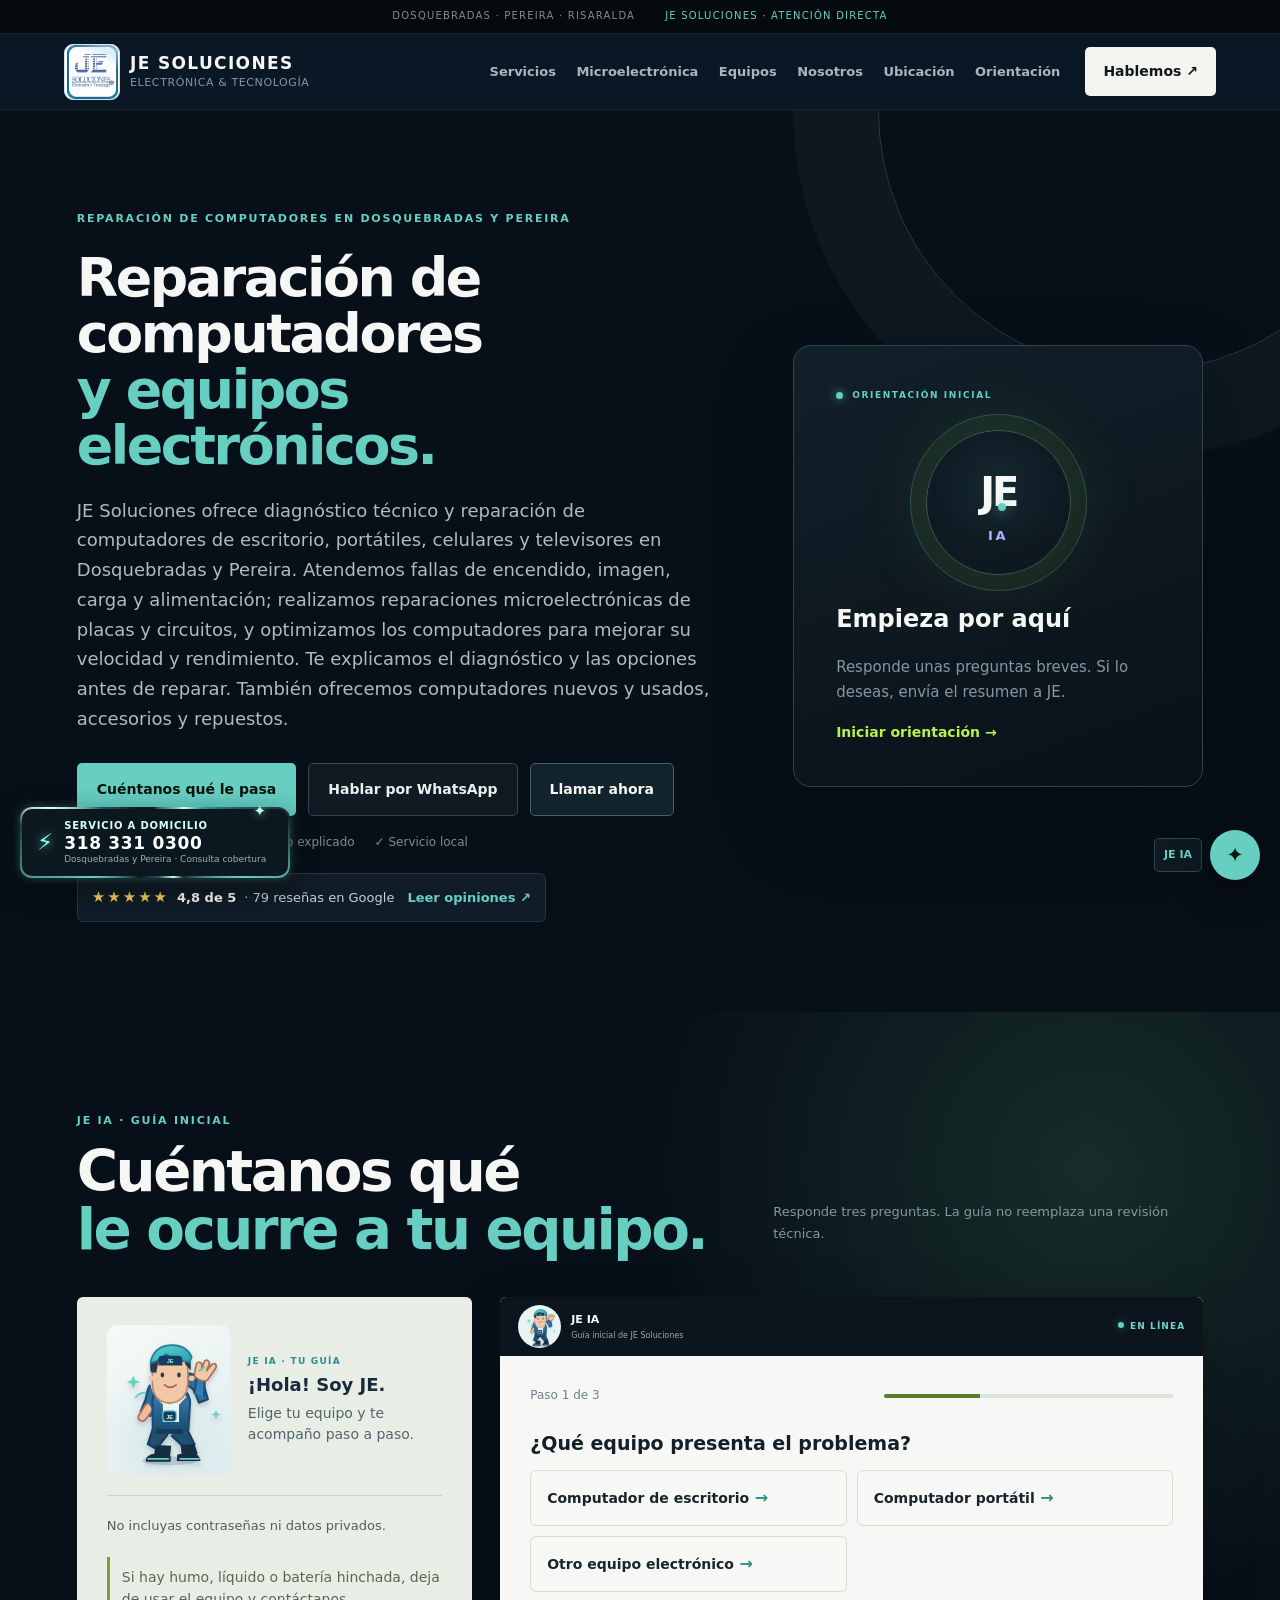
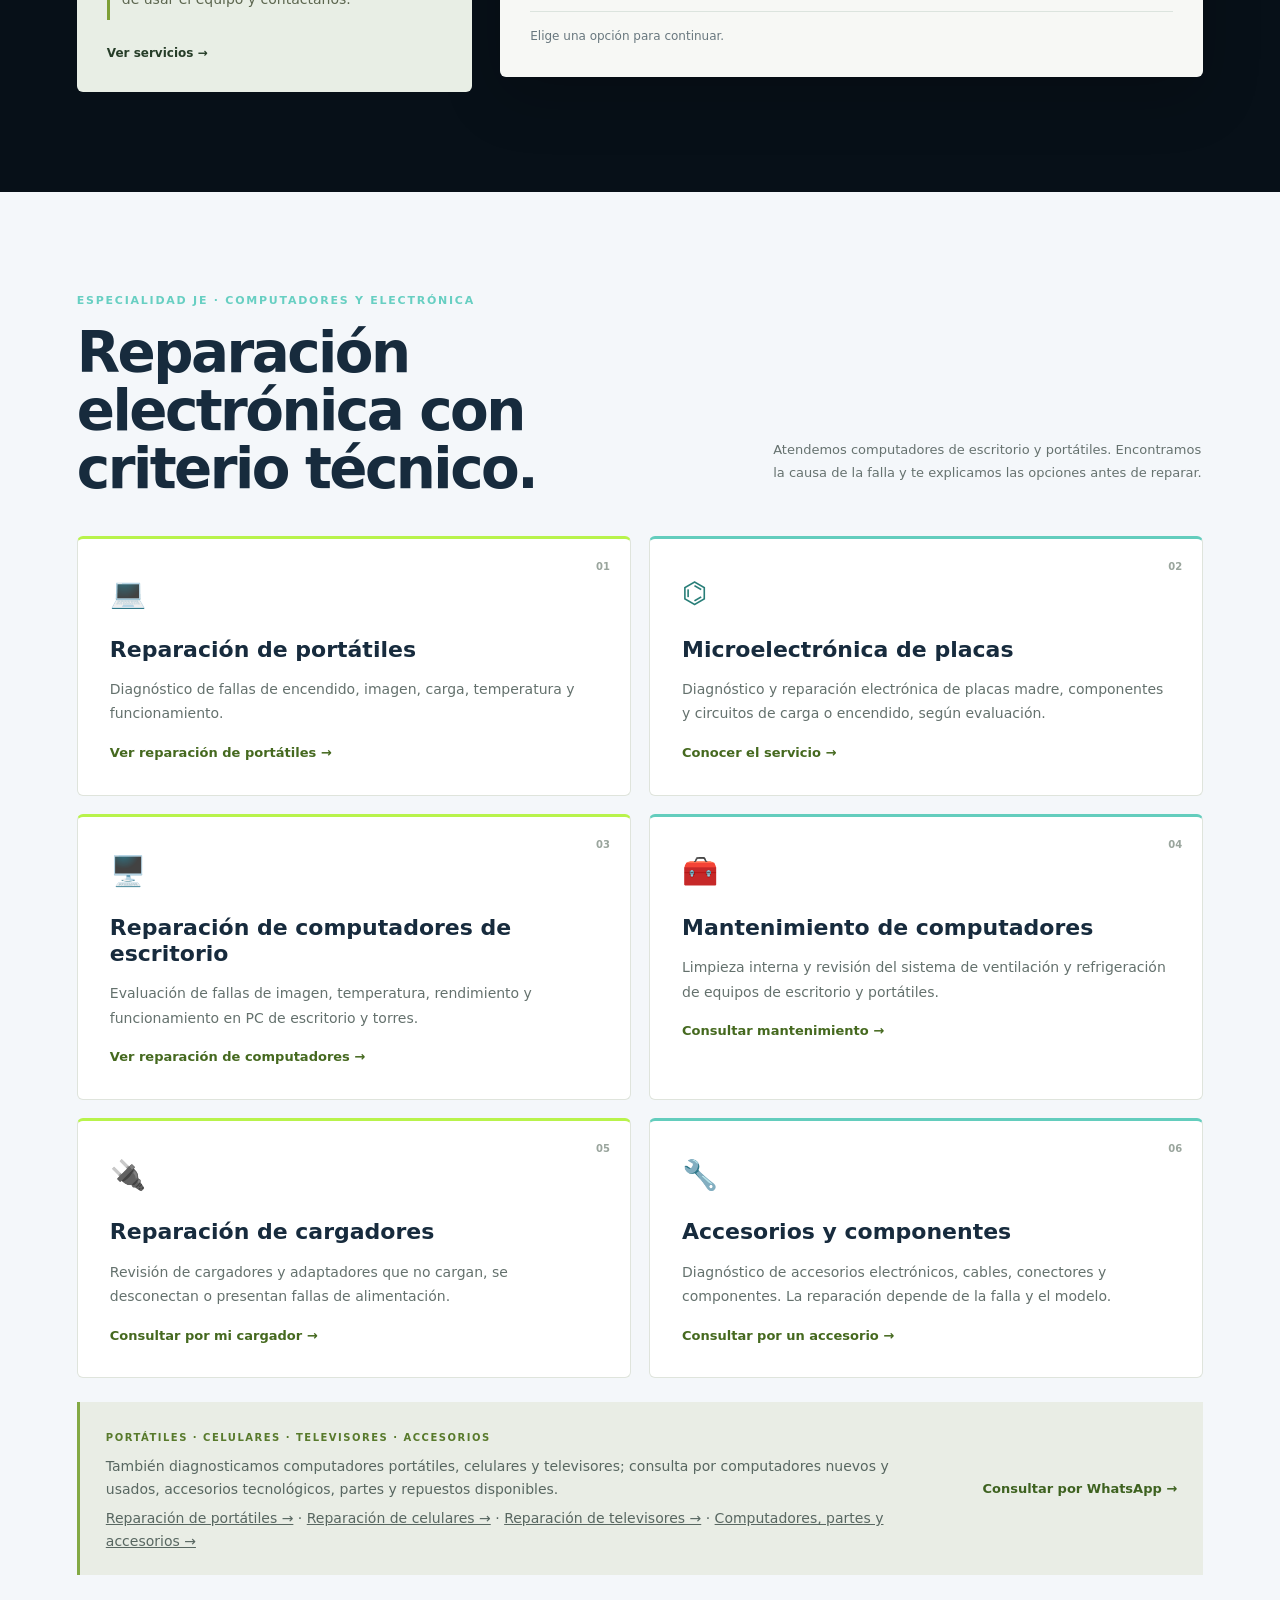
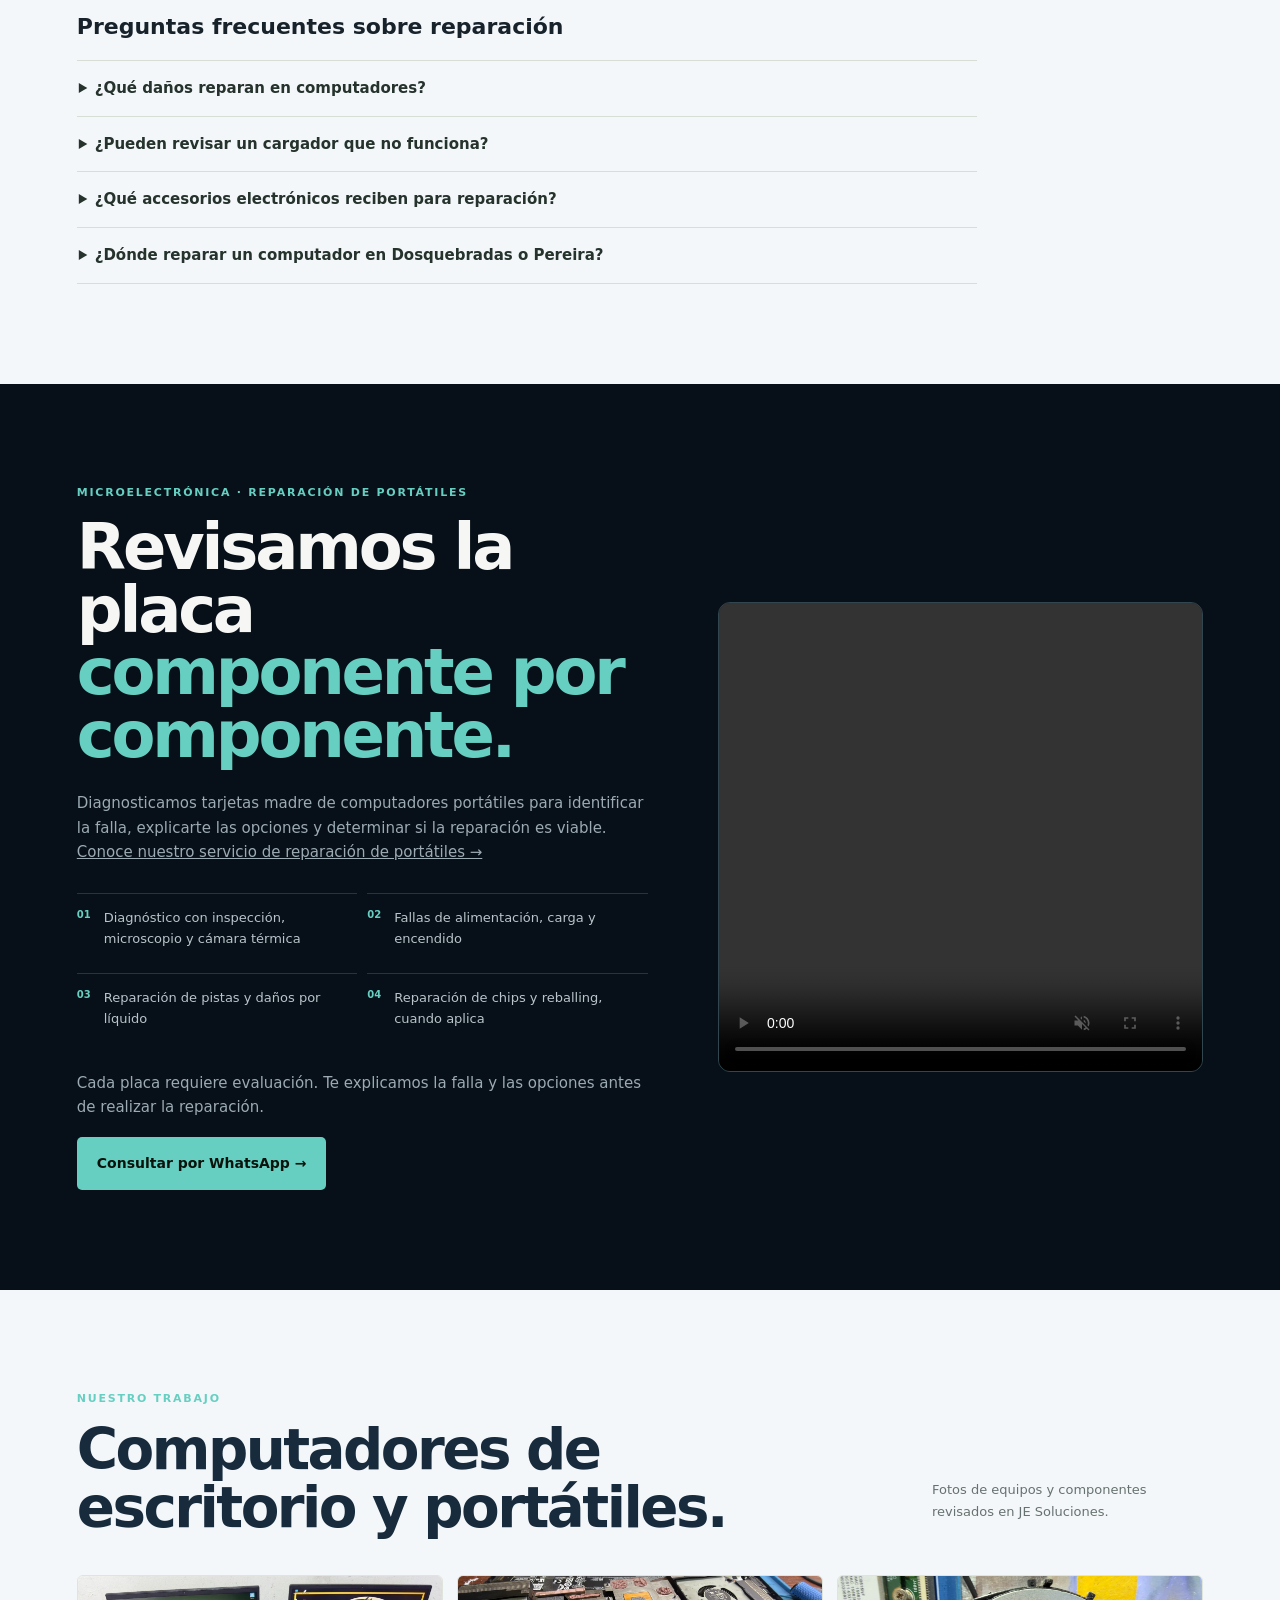
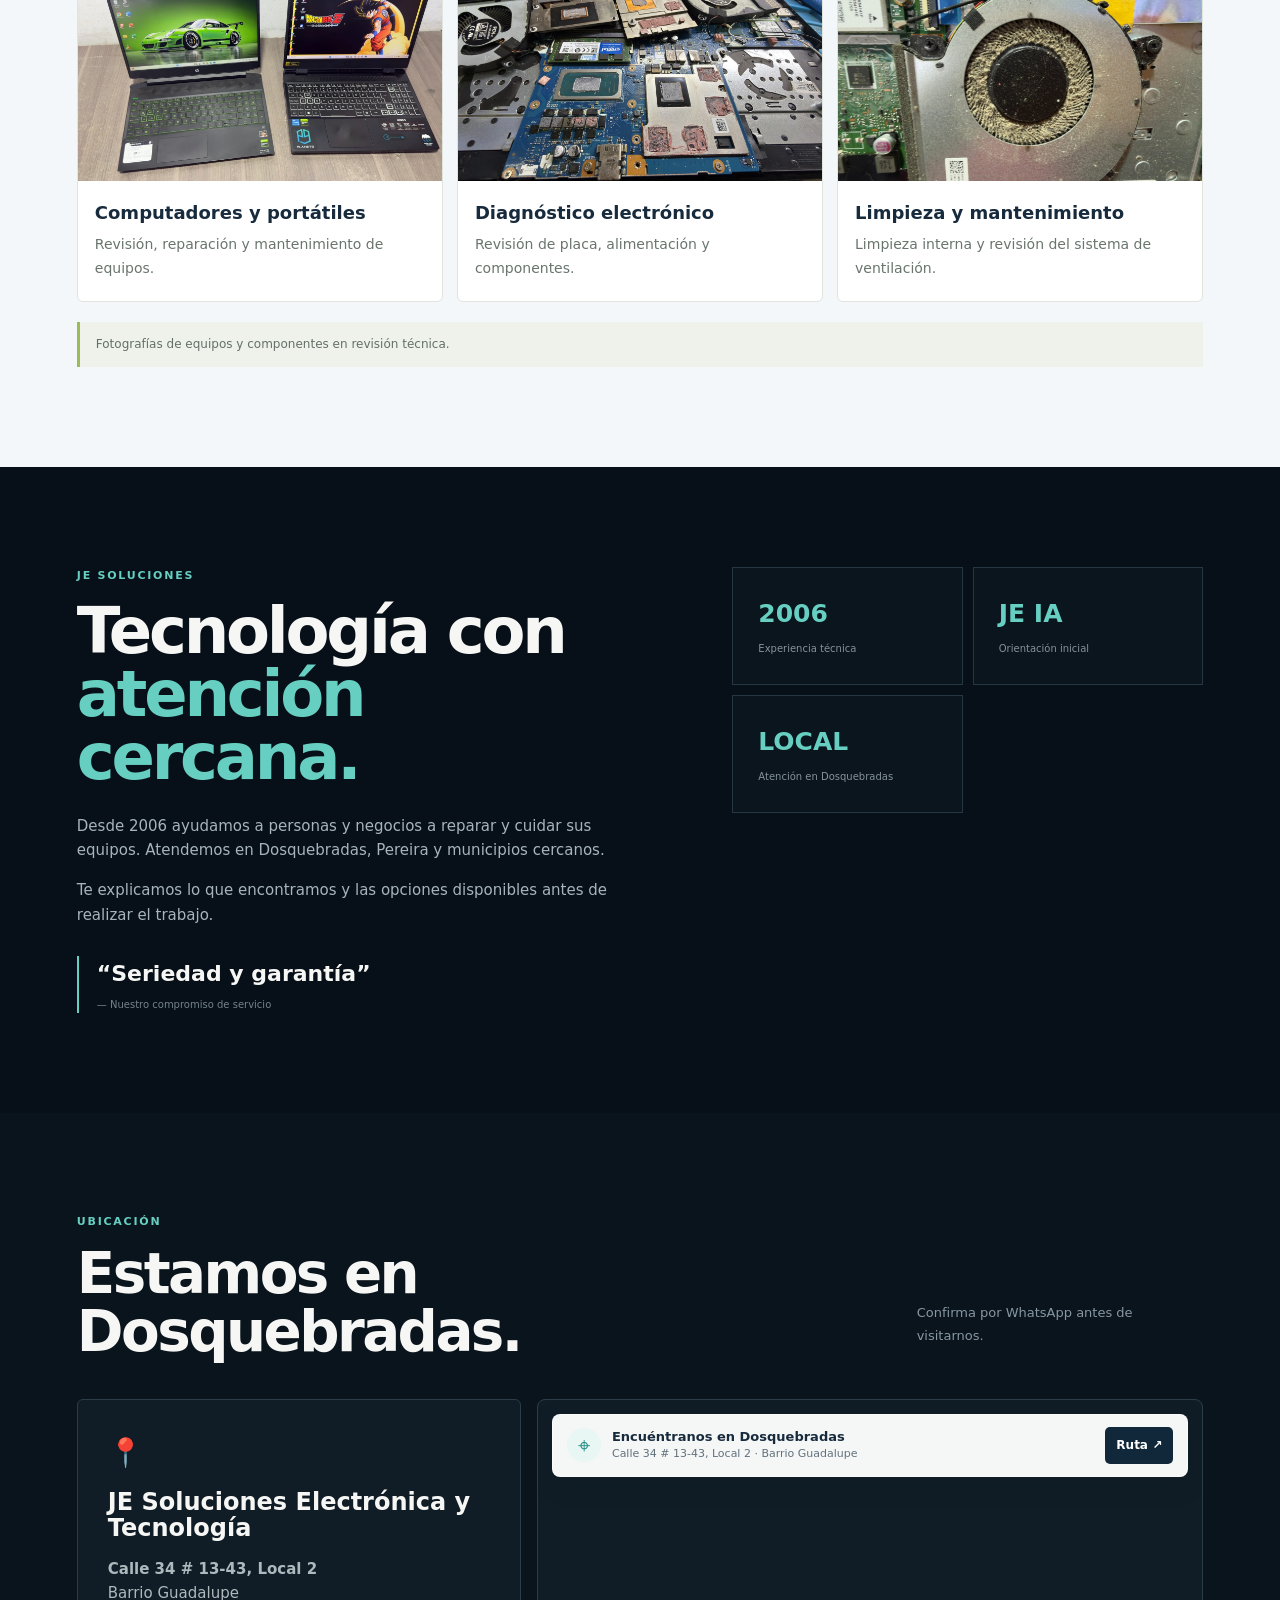
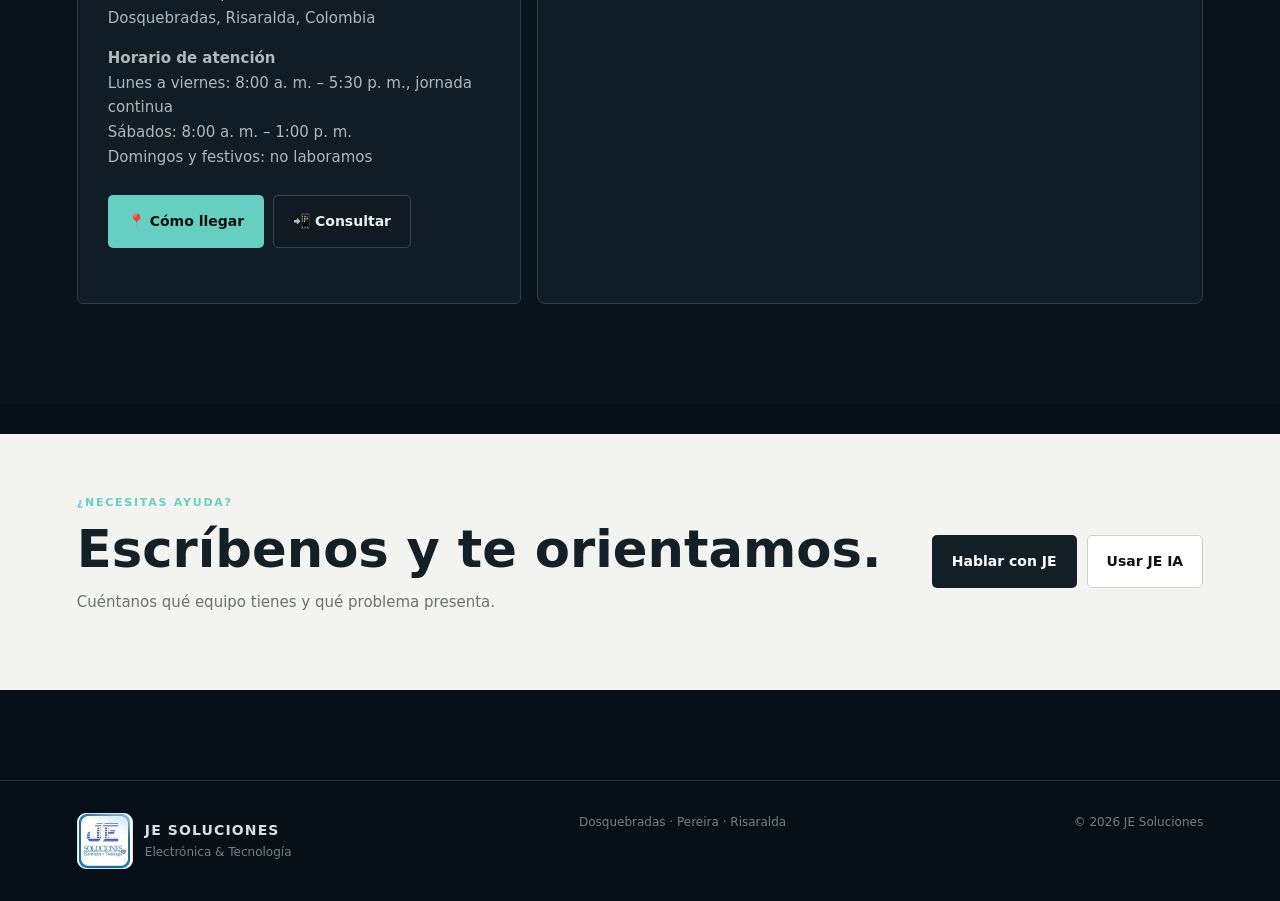
<file: index.html>
<!doctype html>
<html lang="es-CO">
<head>
<meta charset="utf-8">
<meta name="viewport" content="width=device-width,initial-scale=1">
<title>Reparación de computadores y equipos electrónicos en Dosquebradas | JE Soluciones</title>
<meta name="description" content="Reparación de computadores de escritorio y portátiles en Dosquebradas y Pereira; microelectrónica de placas, optimización, celulares y televisores.">
<meta name="robots" content="index,follow">
<meta name="theme-color" content="#0a1926">
<link rel="canonical" href="https://jesolucionesdosquebradas.com/">
<meta property="og:type" content="website">
<meta property="og:title" content="Reparación de computadores y equipos electrónicos en Dosquebradas | JE Soluciones">
<meta property="og:description" content="Reparación de computadores en Dosquebradas y Pereira; microelectrónica, optimización, diagnóstico y reparación de celulares y televisores.">
<meta property="og:url" content="https://jesolucionesdosquebradas.com/">
<meta property="og:image" content="https://jesolucionesdosquebradas.com/assets/placa-electronica-detalle.webp">
<meta property="og:image:alt" content="Placa electrónica de computador portátil en revisión técnica en JE Soluciones">
<meta name="twitter:card" content="summary_large_image">
<meta name="geo.region" content="CO-RIS"><meta name="geo.placename" content="Dosquebradas">
<link rel="icon" href="assets/logo.jpeg" type="image/jpeg">
<link rel="stylesheet" href="styles.css?v=6dd9ff6">
<script type="application/ld+json">
{
  "@context":"https://schema.org",
  "@type":"LocalBusiness",
  "name":"JE Soluciones Electrónica y Tecnología",
  "url":"https://jesolucionesdosquebradas.com/",
  "telephone":"+57 318 331 0300",
  "image":["https://jesolucionesdosquebradas.com/assets/logo.jpeg","https://jesolucionesdosquebradas.com/assets/placa-electronica-detalle.webp"],
  "description":"JE Soluciones ofrece reparación de computadores de escritorio y portátiles, microelectrónica de placas, diagnóstico de celulares y televisores, computadores nuevos y usados, accesorios y repuestos en Dosquebradas, Risaralda.",
  "foundingDate":"2006",
  "areaServed":["Dosquebradas","Pereira","Santa Rosa de Cabal","Risaralda"],
  "address":{"@type":"PostalAddress","streetAddress":"Calle 34 # 13-43, Local 2, Barrio Guadalupe","addressLocality":"Dosquebradas","addressRegion":"Risaralda","addressCountry":"CO"},
  "openingHoursSpecification":[
    {"@type":"OpeningHoursSpecification","dayOfWeek":["Monday","Tuesday","Wednesday","Thursday","Friday"],"opens":"08:00","closes":"17:30"},
    {"@type":"OpeningHoursSpecification","dayOfWeek":"Saturday","opens":"08:00","closes":"13:00"}
  ],
  "hasOfferCatalog":{"@type":"OfferCatalog","name":"Reparaciones y tecnología JE Soluciones en Dosquebradas","itemListElement":[{"@type":"Offer","itemOffered":{"@type":"Service","name":"Reparación de computadores portátiles","description":"Diagnóstico y reparación de computadores portátiles en Dosquebradas según la falla y evaluación técnica."}},
    {"@type":"Offer","itemOffered":{"@type":"Service","name":"Venta de computadores nuevos y usados","description":"Venta y consulta de disponibilidad de computadores nuevos y usados en Dosquebradas y Pereira."}},
    {"@type":"Offer","itemOffered":{"@type":"Service","name":"Diagnóstico y reparación de celulares","description":"Consulta de diagnóstico y reparación de celulares en Dosquebradas según marca, modelo y evaluación del equipo."}},
    {"@type":"Offer","itemOffered":{"@type":"Service","name":"Diagnóstico y reparación de televisores","description":"Consulta de diagnóstico y reparación de televisores en Dosquebradas según marca, modelo y evaluación del equipo."}},
    {"@type":"Offer","itemOffered":{"@type":"Service","name":"Venta de accesorios tecnológicos y repuestos","description":"Consulta por accesorios tecnológicos y repuestos para equipos electrónicos; disponibilidad y compatibilidad dependen del modelo."}},
    {"@type":"Offer","itemOffered":{"@type":"Service","name":"Reparación de computadores y microelectrónica","description":"Diagnóstico de fallas de encendido, imagen, lentitud, temperatura y alimentación; microelectrónica y reparación de placas madre según evaluación técnica."}},
    {"@type":"Offer","itemOffered":{"@type":"Service","name":"Reparación de cargadores y adaptadores","description":"Revisión de cargadores, adaptadores y fallas de alimentación; la viabilidad depende del diagnóstico."}},
    {"@type":"Offer","itemOffered":{"@type":"Service","name":"Reparación de accesorios electrónicos","description":"Evaluación de accesorios, cables, conectores y componentes electrónicos según el equipo y la falla."}},
    {"@type":"Offer","itemOffered":{"@type":"Service","name":"Mantenimiento de computadores","description":"Mantenimiento preventivo y correctivo de computadores de escritorio y portátiles."}},
    {"@type":"Offer","itemOffered":{"@type":"Service","name":"Repuestos e instalación","description":"Consulta por disponibilidad de repuestos y servicios de instalación para equipos electrónicos."}}
  ]}
}
</script>
</head>
<body>
<div class="top-strip"><span>DOSQUEBRADAS · PEREIRA · RISARALDA</span><span>JE Soluciones · Atención directa</span></div>
<header class="nav">
  <a class="brand" href="#inicio" aria-label="JE Soluciones">
    <img src="assets/logo.jpeg" alt="Logo JE Soluciones" width="56" height="56"><span><strong>JE SOLUCIONES</strong><small>ELECTRÓNICA & TECNOLOGÍA</small></span>
  </a>
  <nav id="mainNav" aria-label="Navegación principal">
    <a href="#servicios">Servicios</a><a href="#microelectronica">Microelectrónica</a><a href="#equipos">Equipos</a><a href="#nosotros">Nosotros</a><a href="#ubicacion">Ubicación</a><a href="#je-ia">Orientación</a>
  </nav>
  <button class="mobile-menu-toggle" id="menuToggle" type="button" aria-expanded="false" aria-controls="mainNav" aria-label="Abrir menú"><span></span><span></span><span></span></button>
  <a class="nav-cta" data-wa="Hola JE Soluciones 👋. Quiero información sobre sus servicios." href="#">Hablemos ↗</a>
</header>

<main id="inicio">
<section class="hero">
  <div class="hero-copy">
    <div class="eyebrow">REPARACIÓN DE COMPUTADORES EN DOSQUEBRADAS Y PEREIRA</div>
    <h1>Reparación de computadores<br><em>y equipos electrónicos.</em></h1>
    <p class="lead">JE Soluciones ofrece diagnóstico técnico y reparación de computadores de escritorio, portátiles, celulares y televisores en Dosquebradas y Pereira. Atendemos fallas de encendido, imagen, carga y alimentación; realizamos reparaciones microelectrónicas de placas y circuitos, y optimizamos los computadores para mejorar su velocidad y rendimiento. Te explicamos el diagnóstico y las opciones antes de reparar. También ofrecemos computadores nuevos y usados, accesorios y repuestos.</p>
    <div class="actions"><a class="btn primary" href="#je-ia">Cuéntanos qué le pasa</a><a class="btn secondary" data-wa="Hola JE Soluciones. Quiero consultar por la reparación de mi equipo." href="#">Hablar por WhatsApp</a><a class="btn call" href="tel:+573183310300">Llamar ahora</a></div>
    <div class="trust-row"><span>✓ Atención directa</span><span>✓ Diagnóstico explicado</span><span>✓ Servicio local</span></div>
    <a class="review-proof" href="https://www.google.com/maps?cid=6402858907012229930" target="_blank" rel="noopener" aria-label="Ver reseñas de JE Soluciones en Google"><span class="review-stars" aria-hidden="true">★★★★★</span><strong>4,8 de 5</strong><span>· 79 reseñas en Google</span><span class="review-link">Leer opiniones ↗</span></a>
  </div>
  <div class="hero-card">
    <div class="status">ORIENTACIÓN INICIAL</div><div class="orb"><strong>JE</strong><small>IA</small></div>
    <h3>Empieza por aquí</h3><p>Responde unas preguntas breves. Si lo deseas, envía el resumen a JE.</p>
    <a class="text-link" href="#je-ia">Iniciar orientación →</a>
  </div>
</section>

<section id="je-ia" class="section ai-section">
  <div class="section-head"><div><div class="eyebrow">JE IA · GUÍA INICIAL</div><h2>Cuéntanos qué<br><em>le ocurre a tu equipo.</em></h2></div><p>Responde tres preguntas. La guía no reemplaza una revisión técnica.</p></div>
  <div class="ai-layout">
    <div class="ai-box" id="aiBox">
      <div class="ai-head"><img class="ai-mascot-thumb" src="assets/je-mascot.svg" alt=""><div><strong>JE IA</strong><small>Guía inicial de JE Soluciones</small></div><span class="online-label">EN LÍNEA</span></div>
      <div class="ai-body">
        <div class="progress"><span id="stepLabel">Paso 1 de 3</span><div id="aiProgress" role="progressbar" aria-label="Progreso de la orientación" aria-valuemin="1" aria-valuemax="3" aria-valuenow="1"><i id="progressBar"></i></div></div>
        <div id="aiQuestion" aria-live="polite"></div>
        <div id="aiOptions" class="options"></div>
        <div id="aiResult" class="result" hidden></div>
        <div class="ai-controls"><button id="backAI" type="button" hidden>← Volver</button><span id="controlHint">Elige una opción para continuar.</span></div>
      </div>
    </div>
    <aside class="before-card">
      <div class="guide-mascot">
        <div class="mascot-stage"><img class="mascot-image" src="assets/je-mascot.svg" alt="Muñeco de JE Soluciones saludando" width="150" height="170"></div>
        <div class="mascot-copy"><span class="mascot-tag">JE IA · TU GUÍA</span><h3 id="mascotTitle">¡Hola! Soy JE.</h3><p id="mascotMessage" aria-live="polite">Elige tu equipo y te acompaño paso a paso.</p></div>
      </div>
      <div class="rule"></div><p class="privacy-note">No incluyas contraseñas ni datos privados.</p>
      <div class="warning">Si hay humo, líquido o batería hinchada, deja de usar el equipo y contáctanos.</div><a href="#servicios">Ver servicios →</a>
    </aside>
  </div>
</section>

<section id="servicios" class="section light-section">
  <div class="section-head dark-head"><div><div class="eyebrow">ESPECIALIDAD JE · COMPUTADORES Y ELECTRÓNICA</div><h2>Reparación electrónica con criterio técnico.</h2></div><p>Atendemos computadores de escritorio y portátiles. Encontramos la causa de la falla y te explicamos las opciones antes de reparar.</p></div>
  <div class="service-grid">
    <article><span>01</span><div class="service-icon">💻</div><h3>Reparación de portátiles</h3><p>Diagnóstico de fallas de encendido, imagen, carga, temperatura y funcionamiento.</p><a href="reparacion-portatiles/">Ver reparación de portátiles →</a></article>
    <article><span>02</span><div class="service-icon">⌬</div><h3>Microelectrónica de placas</h3><p>Diagnóstico y reparación electrónica de placas madre, componentes y circuitos de carga o encendido, según evaluación.</p><a href="microelectronica/">Conocer el servicio →</a></article>
    <article><span>03</span><div class="service-icon">🖥️</div><h3>Reparación de computadores de escritorio</h3><p>Evaluación de fallas de imagen, temperatura, rendimiento y funcionamiento en PC de escritorio y torres.</p><a href="reparacion-computadores/">Ver reparación de computadores →</a></article>
    <article><span>04</span><div class="service-icon">🧰</div><h3>Mantenimiento de computadores</h3><p>Limpieza interna y revisión del sistema de ventilación y refrigeración de equipos de escritorio y portátiles.</p><a data-wa="Hola JE Soluciones. Quiero consultar por mantenimiento técnico para mi computador." href="#">Consultar mantenimiento →</a></article>
    <article><span>05</span><div class="service-icon">🔌</div><h3>Reparación de cargadores</h3><p>Revisión de cargadores y adaptadores que no cargan, se desconectan o presentan fallas de alimentación.</p><a data-wa="Hola JE Soluciones. Quiero consultar por la reparación de un cargador o adaptador. Marca y modelo: " href="#">Consultar por mi cargador →</a></article>
    <article><span>06</span><div class="service-icon">🔧</div><h3>Accesorios y componentes</h3><p>Diagnóstico de accesorios electrónicos, cables, conectores y componentes. La reparación depende de la falla y el modelo.</p><a data-wa="Hola JE Soluciones. Quiero consultar por la reparación de un accesorio electrónico. Accesorio y modelo: " href="#">Consultar por un accesorio →</a></article>
  </div>
  <div class="secondary-services"><div><span class="secondary-kicker">PORTÁTILES · CELULARES · TELEVISORES · ACCESORIOS</span><p>También diagnosticamos computadores portátiles, celulares y televisores; consulta por computadores nuevos y usados, accesorios tecnológicos, partes y repuestos disponibles.</p><p><a href="reparacion-portatiles/">Reparación de portátiles →</a> · <a href="reparacion-celulares/">Reparación de celulares →</a> · <a href="reparacion-televisores/">Reparación de televisores →</a> · <a href="computadores-accesorios-repuestos/">Computadores, partes y accesorios →</a></p></div><a data-wa="Hola JE Soluciones. Quiero consultar por reparación, computador, repuesto o accesorio. Equipo y modelo: " href="#">Consultar por WhatsApp →</a></div>
  <div class="faq-block"><h3>Preguntas frecuentes sobre reparación</h3>
    <details><summary>¿Qué daños reparan en computadores?</summary><p>Revisamos computadores de escritorio y portátiles que no encienden, no dan imagen, están lentos, se recalientan o tienen fallas de carga, alimentación u otros problemas. Primero diagnosticamos la causa y luego te explicamos las opciones; la viabilidad depende del daño y del equipo.</p></details>
    <details><summary>¿Pueden revisar un cargador que no funciona?</summary><p>Evaluamos cargadores y adaptadores que no cargan, se desconectan o presentan fallas. Comparte la marca y el modelo para orientarte; no todos los cargadores pueden repararse.</p></details>
    <details><summary>¿Qué accesorios electrónicos reciben para reparación?</summary><p>Podemos revisar accesorios, cables, conectores y componentes electrónicos. La posibilidad de repararlos depende del tipo de accesorio, el modelo y el daño.</p></details>
    <details><summary>¿Dónde reparar un computador en Dosquebradas o Pereira?</summary><p>JE Soluciones ofrece diagnóstico y reparación de computadores en Dosquebradas, Risaralda, y atiende consultas de Pereira y municipios cercanos. Escríbenos por WhatsApp para describir la falla y confirmar atención antes de visitarnos.</p></details>
  </div>
</section>

<section id="microelectronica" class="section micro-section">
  <div class="micro-copy"><div class="eyebrow">MICROELECTRÓNICA · REPARACIÓN DE PORTÁTILES</div><h2>Revisamos la placa<br><em>componente por componente.</em></h2><p>Diagnosticamos tarjetas madre de computadores portátiles para identificar la falla, explicarte las opciones y determinar si la reparación es viable. <a href="reparacion-portatiles/">Conoce nuestro servicio de reparación de portátiles →</a></p><div class="micro-points"><div><b>01</b><span>Diagnóstico con inspección, microscopio y cámara térmica</span></div><div><b>02</b><span>Fallas de alimentación, carga y encendido</span></div><div><b>03</b><span>Reparación de pistas y daños por líquido</span></div><div><b>04</b><span>Reparación de chips y reballing, cuando aplica</span></div></div><p class="repair-note">Cada placa requiere evaluación. Te explicamos la falla y las opciones antes de realizar la reparación.</p><a class="btn primary" data-wa="Hola JE Soluciones. Quiero consultar por una reparación electrónica de computador portátil." href="#">Consultar por WhatsApp →</a></div>
  <div class="board-visual"><video src="assets/reparacion-placa.mp4?v=2" aria-label="Video de reparación electrónica de una placa de computador portátil" controls autoplay muted loop playsinline preload="metadata"></video></div>
</section>

<section id="equipos" class="section light-section">
  <div class="section-head dark-head"><div><div class="eyebrow">NUESTRO TRABAJO</div><h2>Computadores de escritorio y portátiles.</h2></div><p>Fotos de equipos y componentes revisados en JE Soluciones.</p></div>
  <div class="work-grid">
    <article><img class="work-image" src="assets/portatiles-servicio.webp" alt="Portátiles de alto rendimiento en revisión técnica" width="1440" height="810" loading="lazy" decoding="async"><h3>Computadores y portátiles</h3><p>Revisión, reparación y mantenimiento de equipos.</p></article>
    <article><img class="work-image" src="assets/placa-diagnostico.webp" alt="Placa madre de computador portátil abierta para diagnóstico" width="1440" height="810" loading="lazy" decoding="async"><h3>Diagnóstico electrónico</h3><p>Revisión de placa, alimentación y componentes.</p></article>
    <article><img class="work-image" src="assets/limpieza-ventilador.webp" alt="Ventilador de computador portátil con polvo que requiere limpieza" width="1440" height="810" loading="lazy" decoding="async"><h3>Limpieza y mantenimiento</h3><p>Limpieza interna y revisión del sistema de ventilación.</p></article>
  </div>
  <div class="work-note">Fotografías de equipos y componentes en revisión técnica.</div>
</section>

<section id="nosotros" class="section about-section">
  <div class="about-main"><div class="eyebrow">JE SOLUCIONES</div><h2>Tecnología con<br><em>atención cercana.</em></h2><p>Desde 2006 ayudamos a personas y negocios a reparar y cuidar sus equipos. Atendemos en Dosquebradas, Pereira y municipios cercanos.</p><p>Te explicamos lo que encontramos y las opciones disponibles antes de realizar el trabajo.</p><div class="quote">“Seriedad y garantía”<small>— Nuestro compromiso de servicio</small></div></div>
  <div class="about-side"><div class="fact"><b>2006</b><span>Experiencia técnica</span></div><div class="fact"><b>JE IA</b><span>Orientación inicial</span></div><div class="fact"><b>LOCAL</b><span>Atención en Dosquebradas</span></div></div>
</section>

<section id="ubicacion" class="section location-section">
  <div class="section-head"><div><div class="eyebrow">UBICACIÓN</div><h2>Estamos en Dosquebradas.</h2></div><p>Confirma por WhatsApp antes de visitarnos.</p></div>
  <div class="location-grid"><div class="location-card"><div class="pin">📍</div><h3>JE Soluciones Electrónica y Tecnología</h3><p><strong>Calle 34 # 13-43, Local 2</strong><br>Barrio Guadalupe<br>Dosquebradas, Risaralda, Colombia</p><p><strong>Horario de atención</strong><br>Lunes a viernes: 8:00 a. m. – 5:30 p. m., jornada continua<br>Sábados: 8:00 a. m. – 1:00 p. m.<br>Domingos y festivos: no laboramos</p><div class="location-actions"><a class="btn primary" href="https://www.google.com/maps/dir/?api=1&destination=Calle%2034%20%2313-43%20Local%202%2C%20Barrio%20Guadalupe%2C%20Dosquebradas%2C%20Risaralda%2C%20Colombia" target="_blank" rel="noopener">📍 Cómo llegar</a><a class="btn secondary" data-wa="Hola JE Soluciones 👋. Quiero visitar el local de Calle 34 # 13-43 Local 2, barrio Guadalupe, Dosquebradas." href="#">📲 Consultar</a></div></div><div class="map-card"><div class="map-heading"><span class="map-heading-pin" aria-hidden="true">⌖</span><div><strong>Encuéntranos en Dosquebradas</strong><small>Calle 34 # 13-43, Local 2 · Barrio Guadalupe</small></div><a href="https://www.google.com/maps/dir/?api=1&destination=Calle%2034%20%2313-43%20Local%202%2C%20Barrio%20Guadalupe%2C%20Dosquebradas%2C%20Risaralda%2C%20Colombia" target="_blank" rel="noopener" aria-label="Abrir indicaciones en Google Maps">Ruta ↗</a></div><iframe title="Mapa de JE Soluciones en Dosquebradas" src="https://maps.google.com/maps?q=JE%20Soluciones%20Electr%C3%B3nica%20y%20Tecnolog%C3%ADa%2C%20Calle%2034%20%2313-43%20Local%202%2C%20Barrio%20Guadalupe%2C%20Dosquebradas%2C%20Risaralda%2C%20Colombia&z=16&output=embed" loading="lazy" referrerpolicy="no-referrer-when-downgrade" allowfullscreen></iframe></div></div>
</section>

<section id="contacto" class="contact"><div><div class="eyebrow">¿NECESITAS AYUDA?</div><h2>Escríbenos y te orientamos.</h2><p>Cuéntanos qué equipo tienes y qué problema presenta.</p></div><div class="contact-actions"><a class="btn primary" data-wa="Hola JE Soluciones. Quiero solicitar atención para mi equipo." href="#">Hablar con JE</a><a class="btn light" href="#je-ia">Usar JE IA</a></div></section>
</main>
<footer><div class="footer-brand"><img src="assets/logo.jpeg" alt="Logo JE Soluciones" width="56" height="56"><span><strong>JE SOLUCIONES</strong><p>Electrónica & Tecnología</p></span></div><div>Dosquebradas · Pereira · Risaralda</div><div>© <span id="year"></span> JE Soluciones</div></footer>
<a class="home-service-badge" href="tel:+573183310300" aria-label="Llamar a JE Soluciones al 318 331 0300. Servicio a domicilio, consulta cobertura y disponibilidad.">
  <span class="home-service-badge__bolt" aria-hidden="true">⚡</span>
  <span class="home-service-badge__copy"><span class="home-service-badge__title">SERVICIO A DOMICILIO</span><strong>318 331 0300</strong><small>Dosquebradas y Pereira · Consulta cobertura</small></span>
</a>
<div class="floating"><span>JE IA</span><a href="#je-ia" aria-label="Abrir JE IA">✦</a></div>
<script src="app.js?v=4"></script>
</body>
</html>
</file>
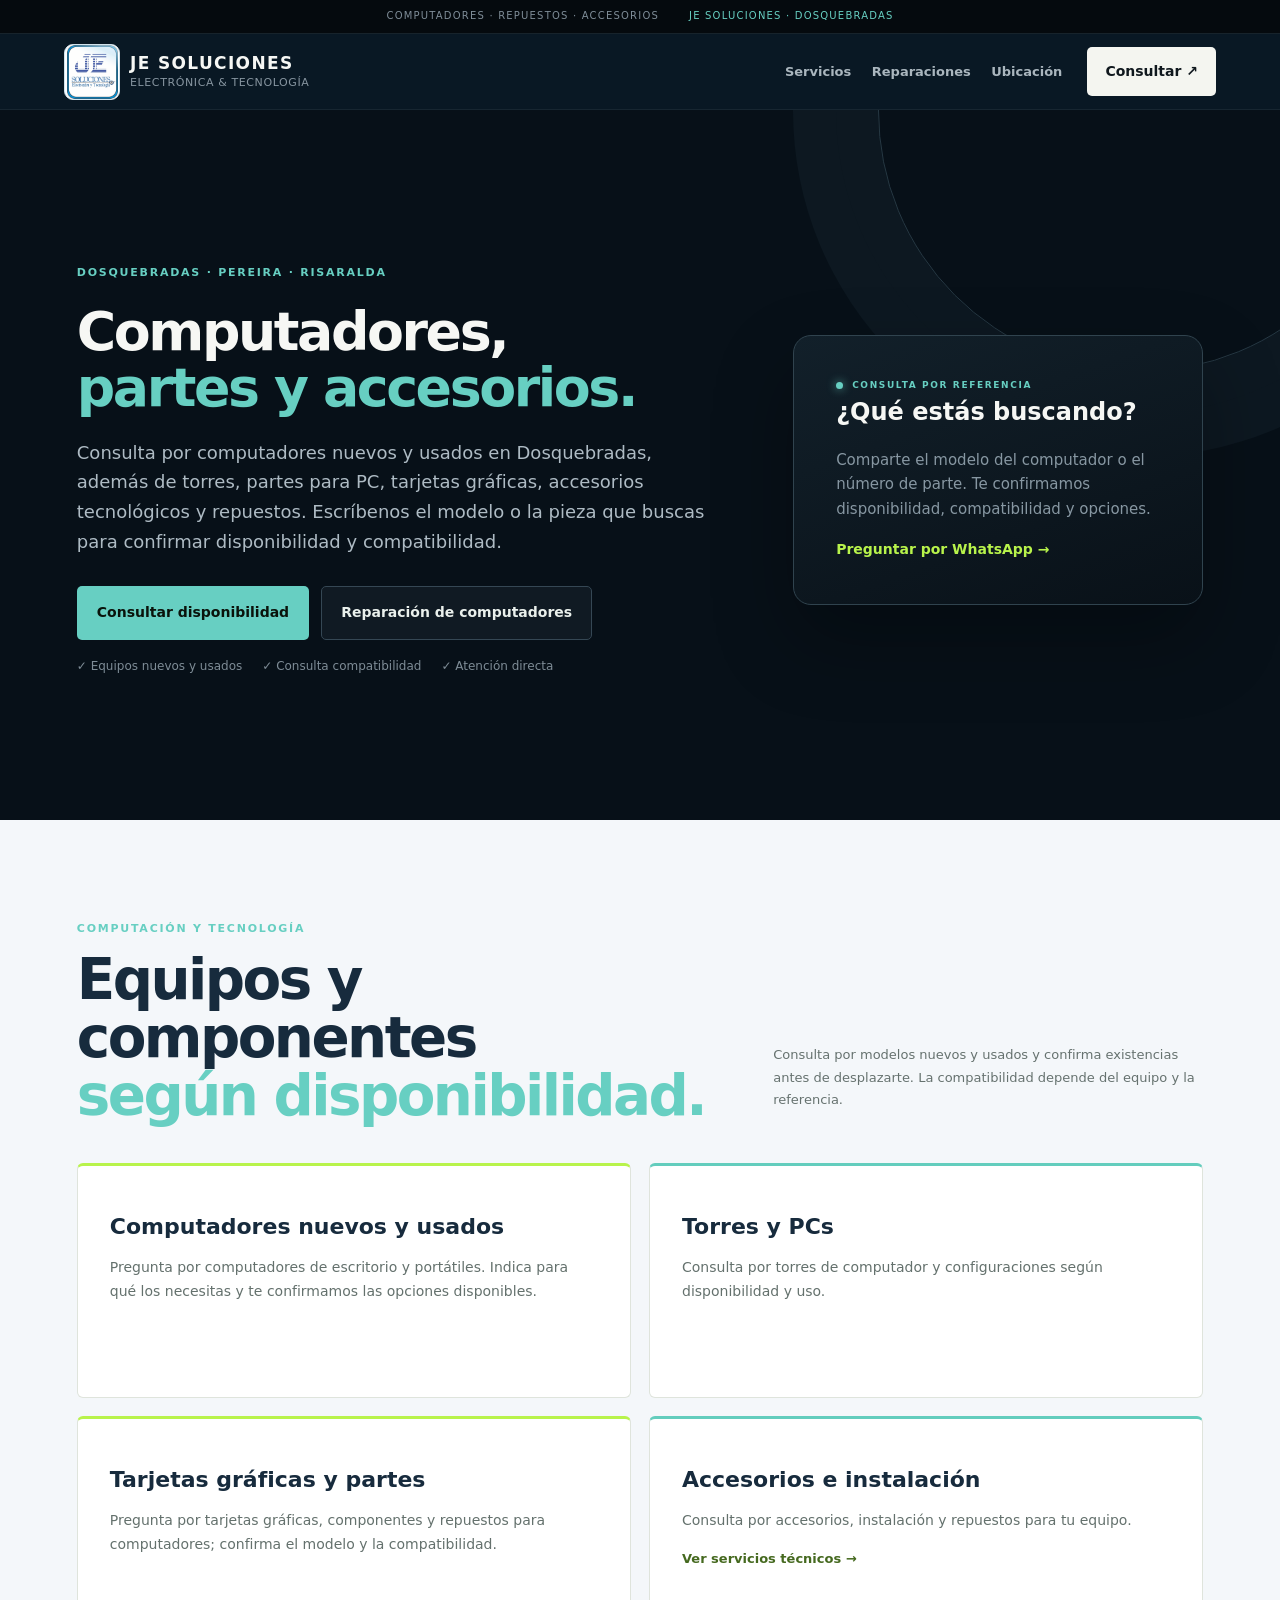
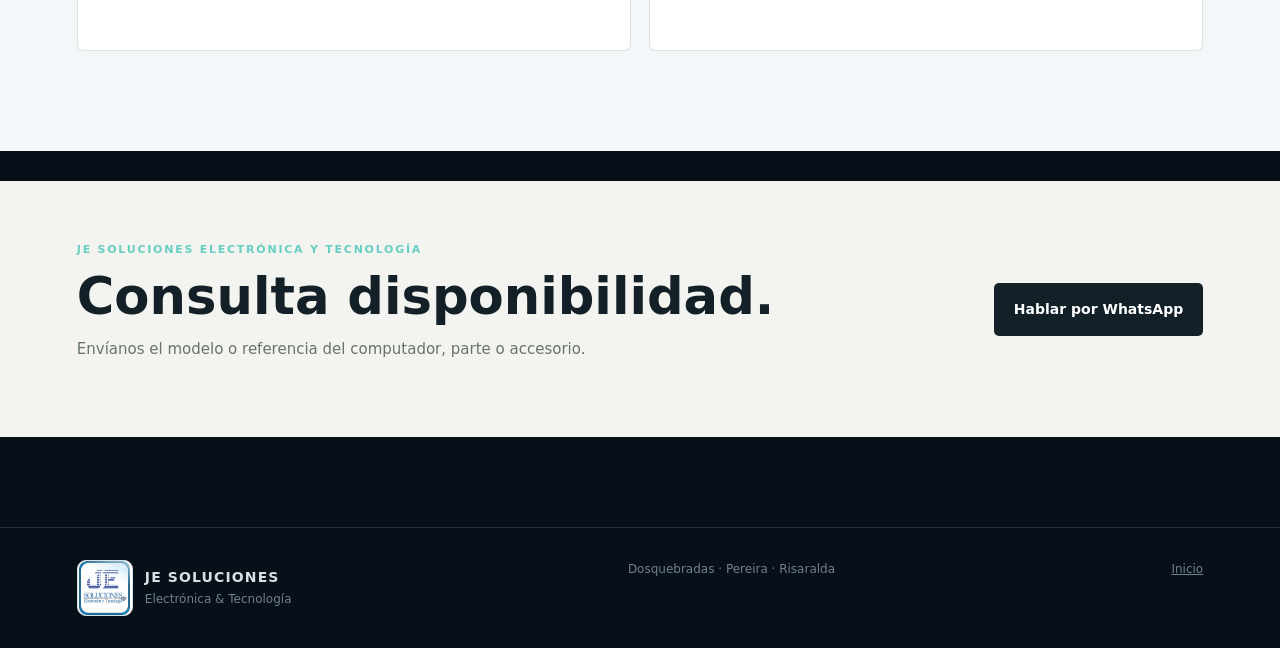
<file: computadores-accesorios-repuestos/index.html>
<!doctype html>
<html lang="es-CO">
<head>
<meta charset="utf-8">
<meta name="viewport" content="width=device-width,initial-scale=1">
<title>Venta de computadores nuevos y usados en Dosquebradas | JE Soluciones</title>
<meta name="description" content="Consulta por computadores de escritorio y portátiles nuevos y usados, torres, partes, tarjetas gráficas, accesorios y repuestos en Dosquebradas y Pereira.">
<meta name="robots" content="index,follow">
<link rel="canonical" href="https://jesolucionesdosquebradas.com/computadores-accesorios-repuestos/">
<meta property="og:type" content="website">
<meta property="og:title" content="Computadores nuevos y usados, accesorios en Dosquebradas | JE Soluciones">
<meta property="og:description" content="Venta y consulta de disponibilidad de computadores nuevos y usados, partes, accesorios tecnológicos y repuestos en Dosquebradas y Pereira.">
<meta property="og:url" content="https://jesolucionesdosquebradas.com/computadores-accesorios-repuestos/">
<link rel="stylesheet" href="../styles.css">
<script type="application/ld+json">
{
  "@context":"https://schema.org",
  "@type":"ElectronicsStore",
  "name":"JE Soluciones Electrónica y Tecnología",
  "url":"https://jesolucionesdosquebradas.com/computadores-accesorios-repuestos/",
  "telephone":"+57 318 331 0300",
  "address":{"@type":"PostalAddress","streetAddress":"Calle 34 # 13-43, Local 2, Barrio Guadalupe","addressLocality":"Dosquebradas","addressRegion":"Risaralda","addressCountry":"CO"},
  "openingHoursSpecification":[{"@type":"OpeningHoursSpecification","dayOfWeek":["Monday","Tuesday","Wednesday","Thursday","Friday"],"opens":"08:00","closes":"17:30"},{"@type":"OpeningHoursSpecification","dayOfWeek":"Saturday","opens":"08:00","closes":"13:00"}],
  "areaServed":["Dosquebradas","Pereira"],
  "description":"Venta y consulta de computadores nuevos y usados, accesorios tecnológicos y repuestos en Dosquebradas; disponibilidad y compatibilidad dependen del modelo."
}
</script>
</head>
<body>
<div class="top-strip"><span>COMPUTADORES · REPUESTOS · ACCESORIOS</span><span>JE Soluciones · Dosquebradas</span></div>
<header class="nav">
  <a class="brand" href="../index.html" aria-label="JE Soluciones, inicio"><img src="../assets/logo.jpeg" alt="Logo JE Soluciones" width="56" height="56"><span><strong>JE SOLUCIONES</strong><small>ELECTRÓNICA &amp; TECNOLOGÍA</small></span></a>
  <nav aria-label="Navegación principal"><a href="../index.html#servicios">Servicios</a><a href="../reparacion-computadores/">Reparaciones</a><a href="../index.html#ubicacion">Ubicación</a></nav>
  <a class="nav-cta" href="https://wa.me/573183310300?text=Hola%20JE%20Soluciones.%20Quiero%20consultar%20por%20un%20computador%20o%20repuesto." target="_blank" rel="noopener">Consultar ↗</a>
</header>
<main id="inicio">
<section class="hero">
  <div class="hero-copy">
    <div class="eyebrow">DOSQUEBRADAS · PEREIRA · RISARALDA</div>
    <h1>Computadores,<br><em>partes y accesorios.</em></h1>
    <p class="lead">Consulta por computadores nuevos y usados en Dosquebradas, además de torres, partes para PC, tarjetas gráficas, accesorios tecnológicos y repuestos. Escríbenos el modelo o la pieza que buscas para confirmar disponibilidad y compatibilidad.</p>
    <div class="actions"><a class="btn primary" href="https://wa.me/573183310300?text=Hola%20JE%20Soluciones.%20Busco%20un%20computador%2C%20parte%20o%20accesorio.%20Referencia%3A" target="_blank" rel="noopener">Consultar disponibilidad</a><a class="btn secondary" href="../reparacion-computadores/">Reparación de computadores</a></div>
    <div class="trust-row"><span>✓ Equipos nuevos y usados</span><span>✓ Consulta compatibilidad</span><span>✓ Atención directa</span></div>
  </div>
  <div class="hero-card"><div class="status">CONSULTA POR REFERENCIA</div><h3>¿Qué estás buscando?</h3><p>Comparte el modelo del computador o el número de parte. Te confirmamos disponibilidad, compatibilidad y opciones.</p><a class="text-link" href="https://wa.me/573183310300?text=Hola%20JE%20Soluciones.%20Quiero%20consultar%20por%20disponibilidad%20de%20un%20computador%20o%20repuesto." target="_blank" rel="noopener">Preguntar por WhatsApp →</a></div>
</section>
<section class="section light-section">
  <div class="section-head dark-head"><div><div class="eyebrow">COMPUTACIÓN Y TECNOLOGÍA</div><h2>Equipos y componentes<br><em>según disponibilidad.</em></h2></div><p>Consulta por modelos nuevos y usados y confirma existencias antes de desplazarte. La compatibilidad depende del equipo y la referencia.</p></div>
  <div class="service-grid">
    <article><h3>Computadores nuevos y usados</h3><p>Pregunta por computadores de escritorio y portátiles. Indica para qué los necesitas y te confirmamos las opciones disponibles.</p></article>
    <article><h3>Torres y PCs</h3><p>Consulta por torres de computador y configuraciones según disponibilidad y uso.</p></article>
    <article><h3>Tarjetas gráficas y partes</h3><p>Pregunta por tarjetas gráficas, componentes y repuestos para computadores; confirma el modelo y la compatibilidad.</p></article>
    <article><h3>Accesorios e instalación</h3><p>Consulta por accesorios, instalación y repuestos para tu equipo.</p><a href="../index.html#servicios">Ver servicios técnicos →</a></article>
  </div>
</section>
<section class="contact"><div><div class="eyebrow">JE SOLUCIONES ELECTRÓNICA Y TECNOLOGÍA</div><h2>Consulta disponibilidad.</h2><p>Envíanos el modelo o referencia del computador, parte o accesorio.</p></div><div class="contact-actions"><a class="btn primary" href="https://wa.me/573183310300?text=Hola%20JE%20Soluciones.%20Quiero%20consultar%20por%20un%20computador%2C%20parte%20o%20accesorio." target="_blank" rel="noopener">Hablar por WhatsApp</a></div></section>
</main>
<footer><div class="footer-brand"><img src="../assets/logo.jpeg" alt="Logo JE Soluciones" width="56" height="56"><span><strong>JE SOLUCIONES</strong><p>Electrónica &amp; Tecnología</p></span></div><div>Dosquebradas · Pereira · Risaralda</div><div><a href="../index.html">Inicio</a></div></footer>
</body>
</html>
</file>
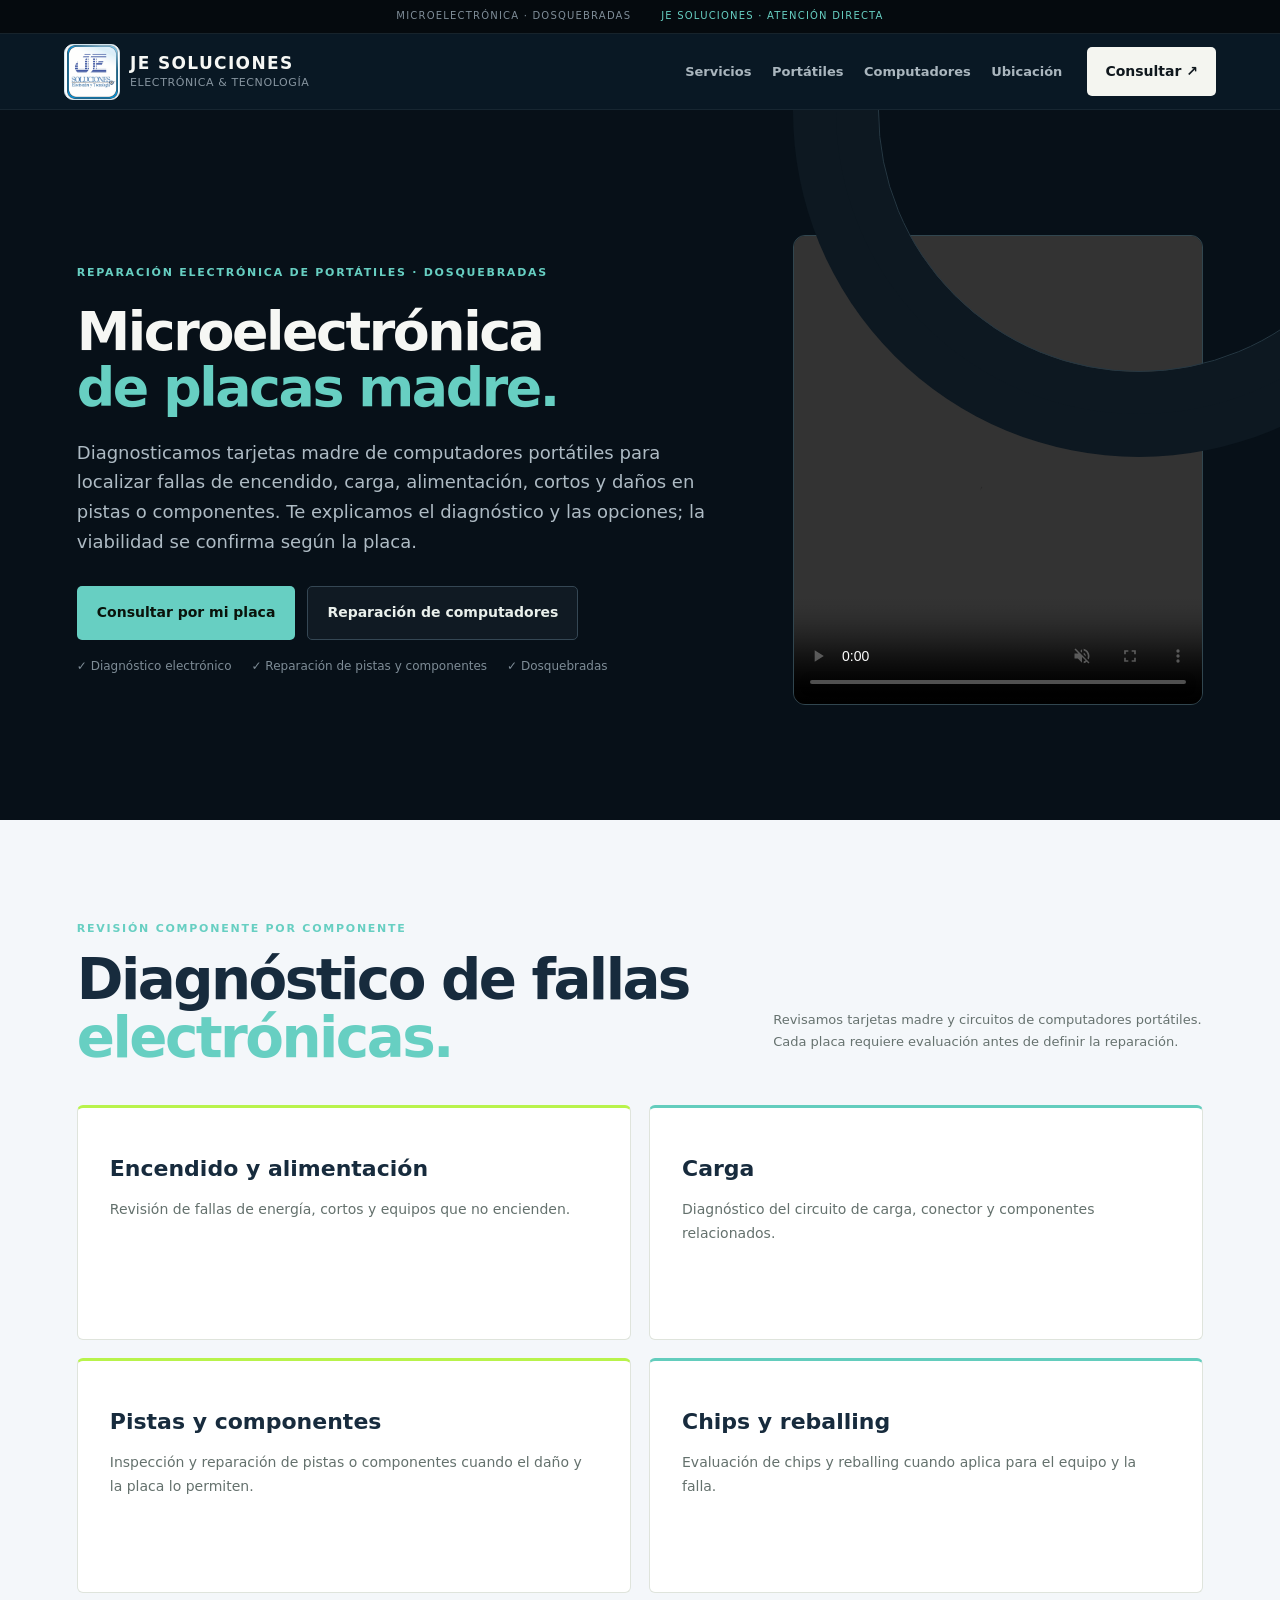
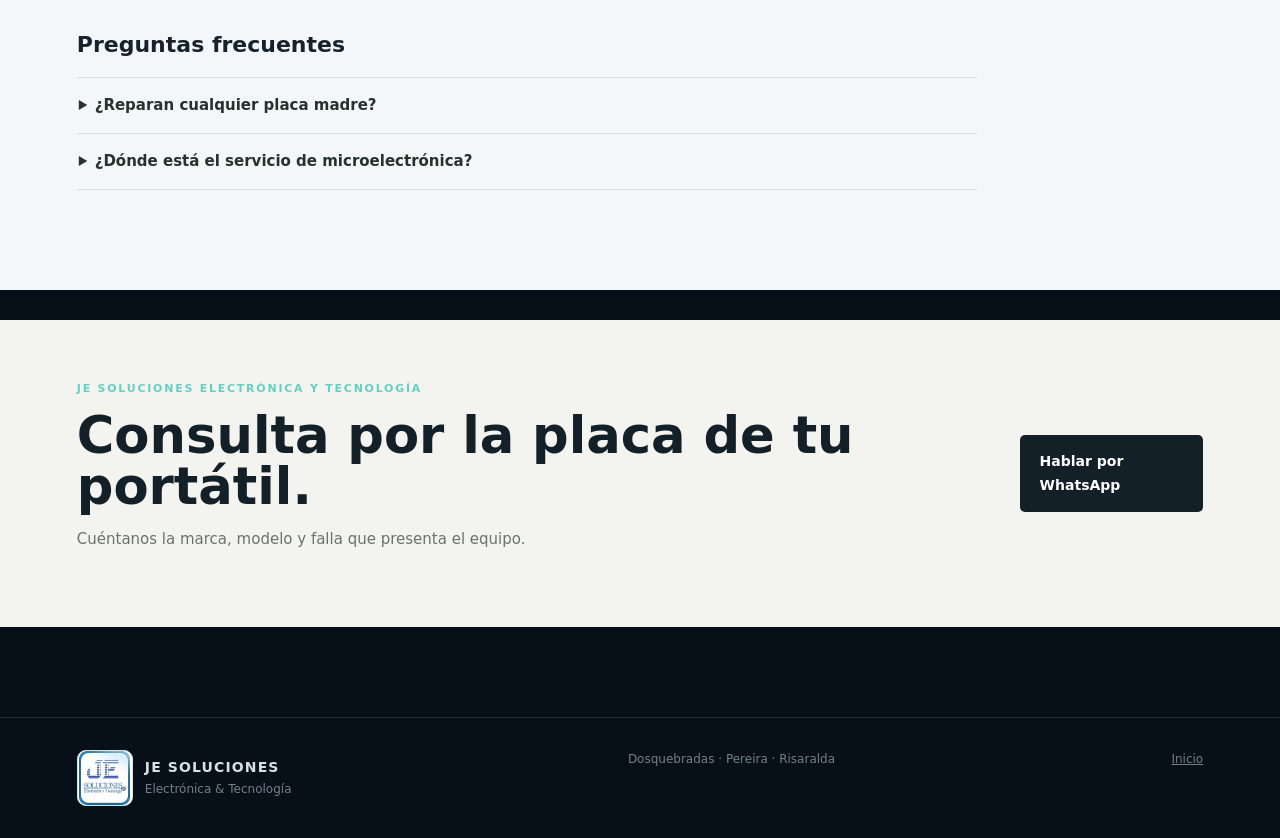
<file: microelectronica/index.html>
<!doctype html>
<html lang="es-CO">
<head>
<meta charset="utf-8">
<meta name="viewport" content="width=device-width,initial-scale=1">
<title>Microelectrónica y reparación de placas en Dosquebradas | JE Soluciones</title>
<meta name="description" content="Microelectrónica y diagnóstico de placas madre de computadores portátiles en Dosquebradas. Revisamos fallas de carga, encendido, alimentación y daños electrónicos.">
<meta name="robots" content="index,follow">
<link rel="canonical" href="https://jesolucionesdosquebradas.com/microelectronica/">
<meta property="og:type" content="website">
<meta property="og:title" content="Microelectrónica y reparación de placas en Dosquebradas | JE Soluciones">
<meta property="og:description" content="Diagnóstico electrónico de placas madre de portátiles: fallas de carga, encendido y alimentación. JE Soluciones, Dosquebradas.">
<meta property="og:url" content="https://jesolucionesdosquebradas.com/microelectronica/">
<link rel="stylesheet" href="../styles.css">
<script type="application/ld+json">
{
  "@context":"https://schema.org",
  "@type":"Service",
  "name":"Microelectrónica y reparación de placas madre",
  "provider":{"@type":"LocalBusiness","name":"JE Soluciones Electrónica y Tecnología","url":"https://jesolucionesdosquebradas.com/","telephone":"+57 318 331 0300","address":{"@type":"PostalAddress","streetAddress":"Calle 34 # 13-43, Local 2, Barrio Guadalupe","addressLocality":"Dosquebradas","addressRegion":"Risaralda","addressCountry":"CO"},"openingHoursSpecification":[{"@type":"OpeningHoursSpecification","dayOfWeek":["Monday","Tuesday","Wednesday","Thursday","Friday"],"opens":"08:00","closes":"17:30"},{"@type":"OpeningHoursSpecification","dayOfWeek":"Saturday","opens":"08:00","closes":"13:00"}]},
  "areaServed":["Dosquebradas","Pereira"],
  "description":"Diagnóstico electrónico de tarjetas madre de computadores portátiles y reparación según evaluación técnica."
}
</script>
</head>
<body>
<div class="top-strip"><span>MICROELECTRÓNICA · DOSQUEBRADAS</span><span>JE Soluciones · Atención directa</span></div>
<header class="nav">
  <a class="brand" href="../index.html" aria-label="JE Soluciones, inicio"><img src="../assets/logo.jpeg" alt="Logo JE Soluciones" width="56" height="56"><span><strong>JE SOLUCIONES</strong><small>ELECTRÓNICA &amp; TECNOLOGÍA</small></span></a>
  <nav aria-label="Navegación principal"><a href="../index.html#servicios">Servicios</a><a href="../reparacion-portatiles/">Portátiles</a><a href="../reparacion-computadores/">Computadores</a><a href="../index.html#ubicacion">Ubicación</a></nav>
  <a class="nav-cta" href="https://wa.me/573183310300?text=Hola%20JE%20Soluciones.%20Quiero%20consultar%20por%20microelectr%C3%B3nica%20de%20placa." target="_blank" rel="noopener">Consultar ↗</a>
</header>
<main id="inicio">
<section class="hero">
  <div class="hero-copy">
    <div class="eyebrow">REPARACIÓN ELECTRÓNICA DE PORTÁTILES · DOSQUEBRADAS</div>
    <h1>Microelectrónica<br><em>de placas madre.</em></h1>
    <p class="lead">Diagnosticamos tarjetas madre de computadores portátiles para localizar fallas de encendido, carga, alimentación, cortos y daños en pistas o componentes. Te explicamos el diagnóstico y las opciones; la viabilidad se confirma según la placa.</p>
    <div class="actions"><a class="btn primary" href="https://wa.me/573183310300?text=Hola%20JE%20Soluciones.%20Quiero%20consultar%20por%20microelectr%C3%B3nica%20de%20placa." target="_blank" rel="noopener">Consultar por mi placa</a><a class="btn secondary" href="../reparacion-computadores/">Reparación de computadores</a></div>
    <div class="trust-row"><span>✓ Diagnóstico electrónico</span><span>✓ Reparación de pistas y componentes</span><span>✓ Dosquebradas</span></div>
  </div>
  <div class="board-visual"><video src="../assets/reparacion-placa.mp4?v=2" aria-label="Video de reparación electrónica de una placa de computador portátil" controls autoplay muted loop playsinline preload="metadata"></video></div>
</section>
<section class="section light-section">
  <div class="section-head dark-head"><div><div class="eyebrow">REVISIÓN COMPONENTE POR COMPONENTE</div><h2>Diagnóstico de fallas<br><em>electrónicas.</em></h2></div><p>Revisamos tarjetas madre y circuitos de computadores portátiles. Cada placa requiere evaluación antes de definir la reparación.</p></div>
  <div class="service-grid">
    <article><h3>Encendido y alimentación</h3><p>Revisión de fallas de energía, cortos y equipos que no encienden.</p></article>
    <article><h3>Carga</h3><p>Diagnóstico del circuito de carga, conector y componentes relacionados.</p></article>
    <article><h3>Pistas y componentes</h3><p>Inspección y reparación de pistas o componentes cuando el daño y la placa lo permiten.</p></article>
    <article><h3>Chips y reballing</h3><p>Evaluación de chips y reballing cuando aplica para el equipo y la falla.</p></article>
  </div>
  <div class="faq-block"><h3>Preguntas frecuentes</h3>
    <details><summary>¿Reparan cualquier placa madre?</summary><p>Evaluamos placas madre de computadores portátiles. Después del diagnóstico te explicamos si la reparación es viable y las opciones disponibles.</p></details>
    <details><summary>¿Dónde está el servicio de microelectrónica?</summary><p>JE Soluciones atiende en Dosquebradas, Risaralda, y recibe consultas de Pereira. Confirma por WhatsApp la atención antes de visitar el local.</p></details>
  </div>
</section>
<section class="contact"><div><div class="eyebrow">JE SOLUCIONES ELECTRÓNICA Y TECNOLOGÍA</div><h2>Consulta por la placa de tu portátil.</h2><p>Cuéntanos la marca, modelo y falla que presenta el equipo.</p></div><div class="contact-actions"><a class="btn primary" href="https://wa.me/573183310300?text=Hola%20JE%20Soluciones.%20Quiero%20consultar%20por%20microelectr%C3%B3nica%20de%20placa." target="_blank" rel="noopener">Hablar por WhatsApp</a></div></section>
</main>
<footer><div class="footer-brand"><img src="../assets/logo.jpeg" alt="Logo JE Soluciones" width="56" height="56"><span><strong>JE SOLUCIONES</strong><p>Electrónica &amp; Tecnología</p></span></div><div>Dosquebradas · Pereira · Risaralda</div><div><a href="../index.html">Inicio</a></div></footer>
</body>
</html>
</file>
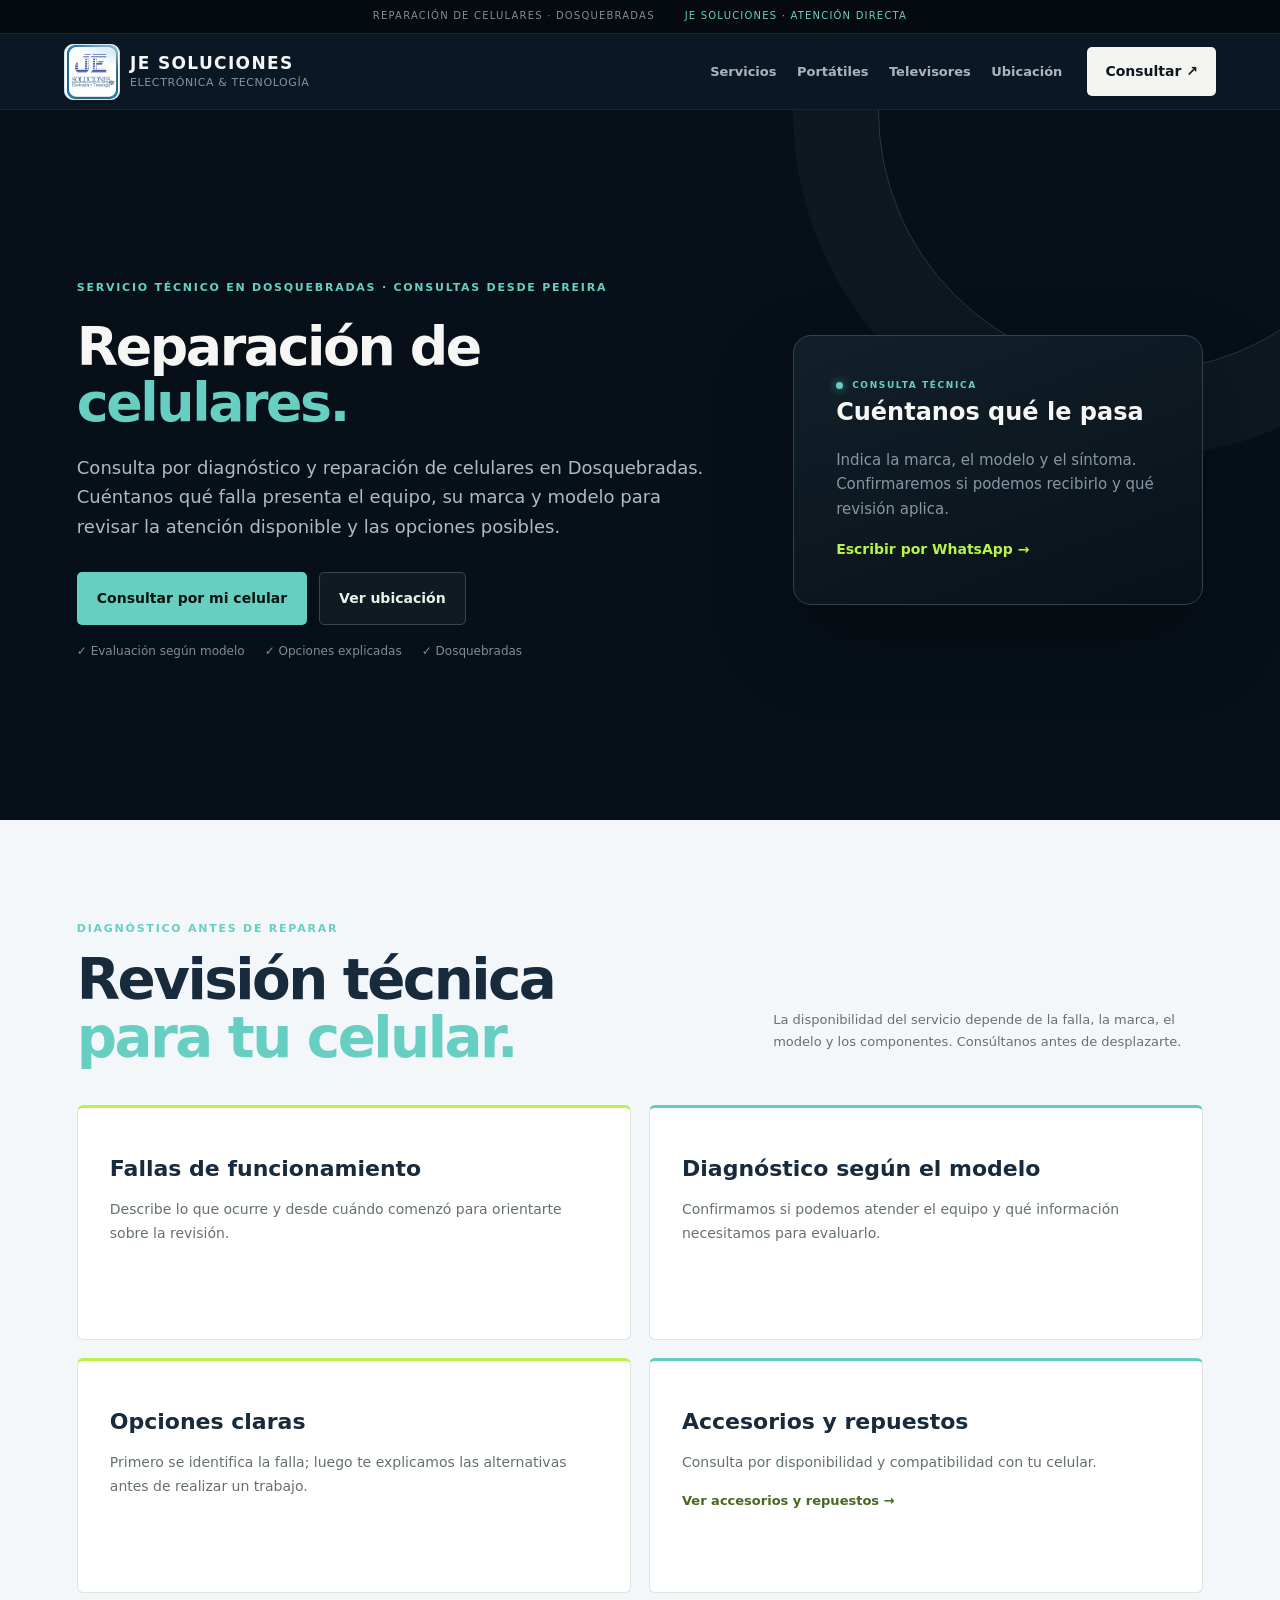
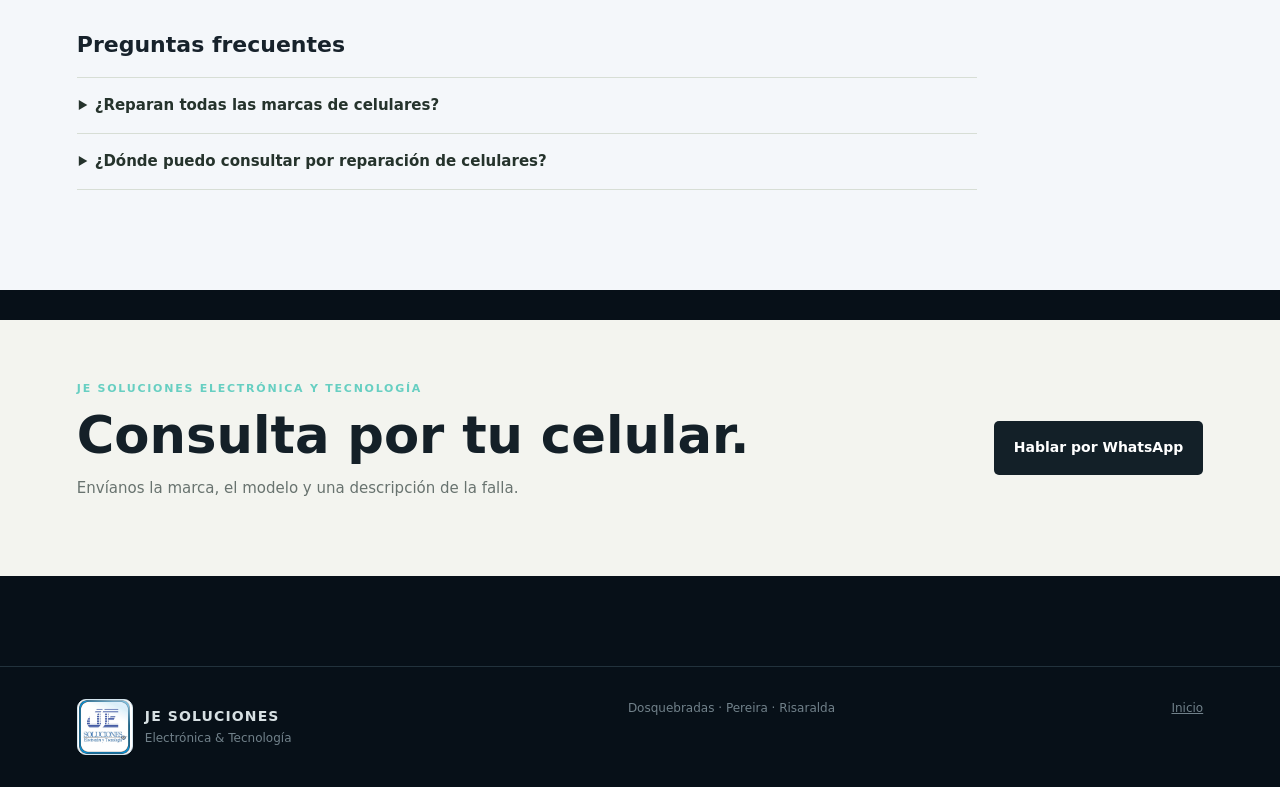
<file: reparacion-celulares/index.html>
<!doctype html>
<html lang="es-CO">
<head>
<meta charset="utf-8">
<meta name="viewport" content="width=device-width,initial-scale=1">
<title>Reparación de celulares en Dosquebradas | JE Soluciones</title>
<meta name="description" content="Consulta por reparación de celulares en Dosquebradas, Risaralda. Evaluamos fallas según la marca y el modelo; pregunta por diagnóstico y opciones desde Pereira.">
<meta name="robots" content="index,follow">
<link rel="canonical" href="https://jesolucionesdosquebradas.com/reparacion-celulares/">
<meta property="og:type" content="website">
<meta property="og:title" content="Reparación de celulares en Dosquebradas | JE Soluciones">
<meta property="og:description" content="Diagnóstico de celulares según la falla y el modelo en Dosquebradas. Consulta por WhatsApp desde Pereira.">
<meta property="og:url" content="https://jesolucionesdosquebradas.com/reparacion-celulares/">
<link rel="stylesheet" href="../styles.css">
<script type="application/ld+json">
{"@context":"https://schema.org","@type":"Service","name":"Diagnóstico y reparación de celulares","serviceType":"Reparación de celulares","provider":{"@type":"LocalBusiness","name":"JE Soluciones Electrónica y Tecnología","url":"https://jesolucionesdosquebradas.com/","telephone":"+57 318 331 0300","address":{"@type":"PostalAddress","streetAddress":"Calle 34 # 13-43, Local 2, Barrio Guadalupe","addressLocality":"Dosquebradas","addressRegion":"Risaralda","addressCountry":"CO"}},"areaServed":["Dosquebradas","Pereira"],"description":"Evaluación de celulares para identificar la falla y confirmar las opciones de reparación disponibles para cada marca y modelo."}
</script>
</head>
<body>
<div class="top-strip"><span>REPARACIÓN DE CELULARES · DOSQUEBRADAS</span><span>JE Soluciones · Atención directa</span></div>
<header class="nav">
  <a class="brand" href="../index.html" aria-label="JE Soluciones, inicio"><img src="../assets/logo.jpeg" alt="Logo JE Soluciones" width="56" height="56"><span><strong>JE SOLUCIONES</strong><small>ELECTRÓNICA &amp; TECNOLOGÍA</small></span></a>
  <nav aria-label="Navegación principal"><a href="../index.html#servicios">Servicios</a><a href="../reparacion-portatiles/">Portátiles</a><a href="../reparacion-televisores/">Televisores</a><a href="../index.html#ubicacion">Ubicación</a></nav>
  <a class="nav-cta" href="https://wa.me/573183310300?text=Hola%20JE%20Soluciones.%20Quiero%20consultar%20por%20la%20reparaci%C3%B3n%20de%20un%20celular.%20Marca%20y%20modelo%3A" target="_blank" rel="noopener">Consultar ↗</a>
</header>
<main id="inicio">
<section class="hero">
  <div class="hero-copy">
    <div class="eyebrow">SERVICIO TÉCNICO EN DOSQUEBRADAS · CONSULTAS DESDE PEREIRA</div>
    <h1>Reparación de<br><em>celulares.</em></h1>
    <p class="lead">Consulta por diagnóstico y reparación de celulares en Dosquebradas. Cuéntanos qué falla presenta el equipo, su marca y modelo para revisar la atención disponible y las opciones posibles.</p>
    <div class="actions"><a class="btn primary" href="https://wa.me/573183310300?text=Hola%20JE%20Soluciones.%20Quiero%20consultar%20por%20la%20reparaci%C3%B3n%20de%20un%20celular.%20Marca%20y%20modelo%3A" target="_blank" rel="noopener">Consultar por mi celular</a><a class="btn secondary" href="../index.html#ubicacion">Ver ubicación</a></div>
    <div class="trust-row"><span>✓ Evaluación según modelo</span><span>✓ Opciones explicadas</span><span>✓ Dosquebradas</span></div>
  </div>
  <div class="hero-card"><div class="status">CONSULTA TÉCNICA</div><h3>Cuéntanos qué le pasa</h3><p>Indica la marca, el modelo y el síntoma. Confirmaremos si podemos recibirlo y qué revisión aplica.</p><a class="text-link" href="https://wa.me/573183310300?text=Hola%20JE%20Soluciones.%20Quiero%20consultar%20por%20un%20celular.%20Marca%20y%20modelo%3A" target="_blank" rel="noopener">Escribir por WhatsApp →</a></div>
</section>
<section class="section light-section">
  <div class="section-head dark-head"><div><div class="eyebrow">DIAGNÓSTICO ANTES DE REPARAR</div><h2>Revisión técnica<br><em>para tu celular.</em></h2></div><p>La disponibilidad del servicio depende de la falla, la marca, el modelo y los componentes. Consúltanos antes de desplazarte.</p></div>
  <div class="service-grid">
    <article><h3>Fallas de funcionamiento</h3><p>Describe lo que ocurre y desde cuándo comenzó para orientarte sobre la revisión.</p></article>
    <article><h3>Diagnóstico según el modelo</h3><p>Confirmamos si podemos atender el equipo y qué información necesitamos para evaluarlo.</p></article>
    <article><h3>Opciones claras</h3><p>Primero se identifica la falla; luego te explicamos las alternativas antes de realizar un trabajo.</p></article>
    <article><h3>Accesorios y repuestos</h3><p>Consulta por disponibilidad y compatibilidad con tu celular.</p><a href="../computadores-accesorios-repuestos/">Ver accesorios y repuestos →</a></article>
  </div>
  <div class="faq-block"><h3>Preguntas frecuentes</h3>
    <details><summary>¿Reparan todas las marcas de celulares?</summary><p>Escríbenos la marca, el modelo y la falla para confirmar si podemos atender tu equipo. La disponibilidad depende del modelo y del daño.</p></details>
    <details><summary>¿Dónde puedo consultar por reparación de celulares?</summary><p>JE Soluciones atiende en Dosquebradas, Risaralda, y recibe consultas desde Pereira. Confirma por WhatsApp la atención antes de visitar el local.</p></details>
  </div>
</section>
<section class="contact"><div><div class="eyebrow">JE SOLUCIONES ELECTRÓNICA Y TECNOLOGÍA</div><h2>Consulta por tu celular.</h2><p>Envíanos la marca, el modelo y una descripción de la falla.</p></div><div class="contact-actions"><a class="btn primary" href="https://wa.me/573183310300?text=Hola%20JE%20Soluciones.%20Quiero%20consultar%20por%20la%20reparaci%C3%B3n%20de%20un%20celular.%20Marca%20y%20modelo%3A" target="_blank" rel="noopener">Hablar por WhatsApp</a></div></section>
</main>
<footer><div class="footer-brand"><img src="../assets/logo.jpeg" alt="Logo JE Soluciones" width="56" height="56"><span><strong>JE SOLUCIONES</strong><p>Electrónica &amp; Tecnología</p></span></div><div>Dosquebradas · Pereira · Risaralda</div><div><a href="../index.html">Inicio</a></div></footer>
</body>
</html>
</file>
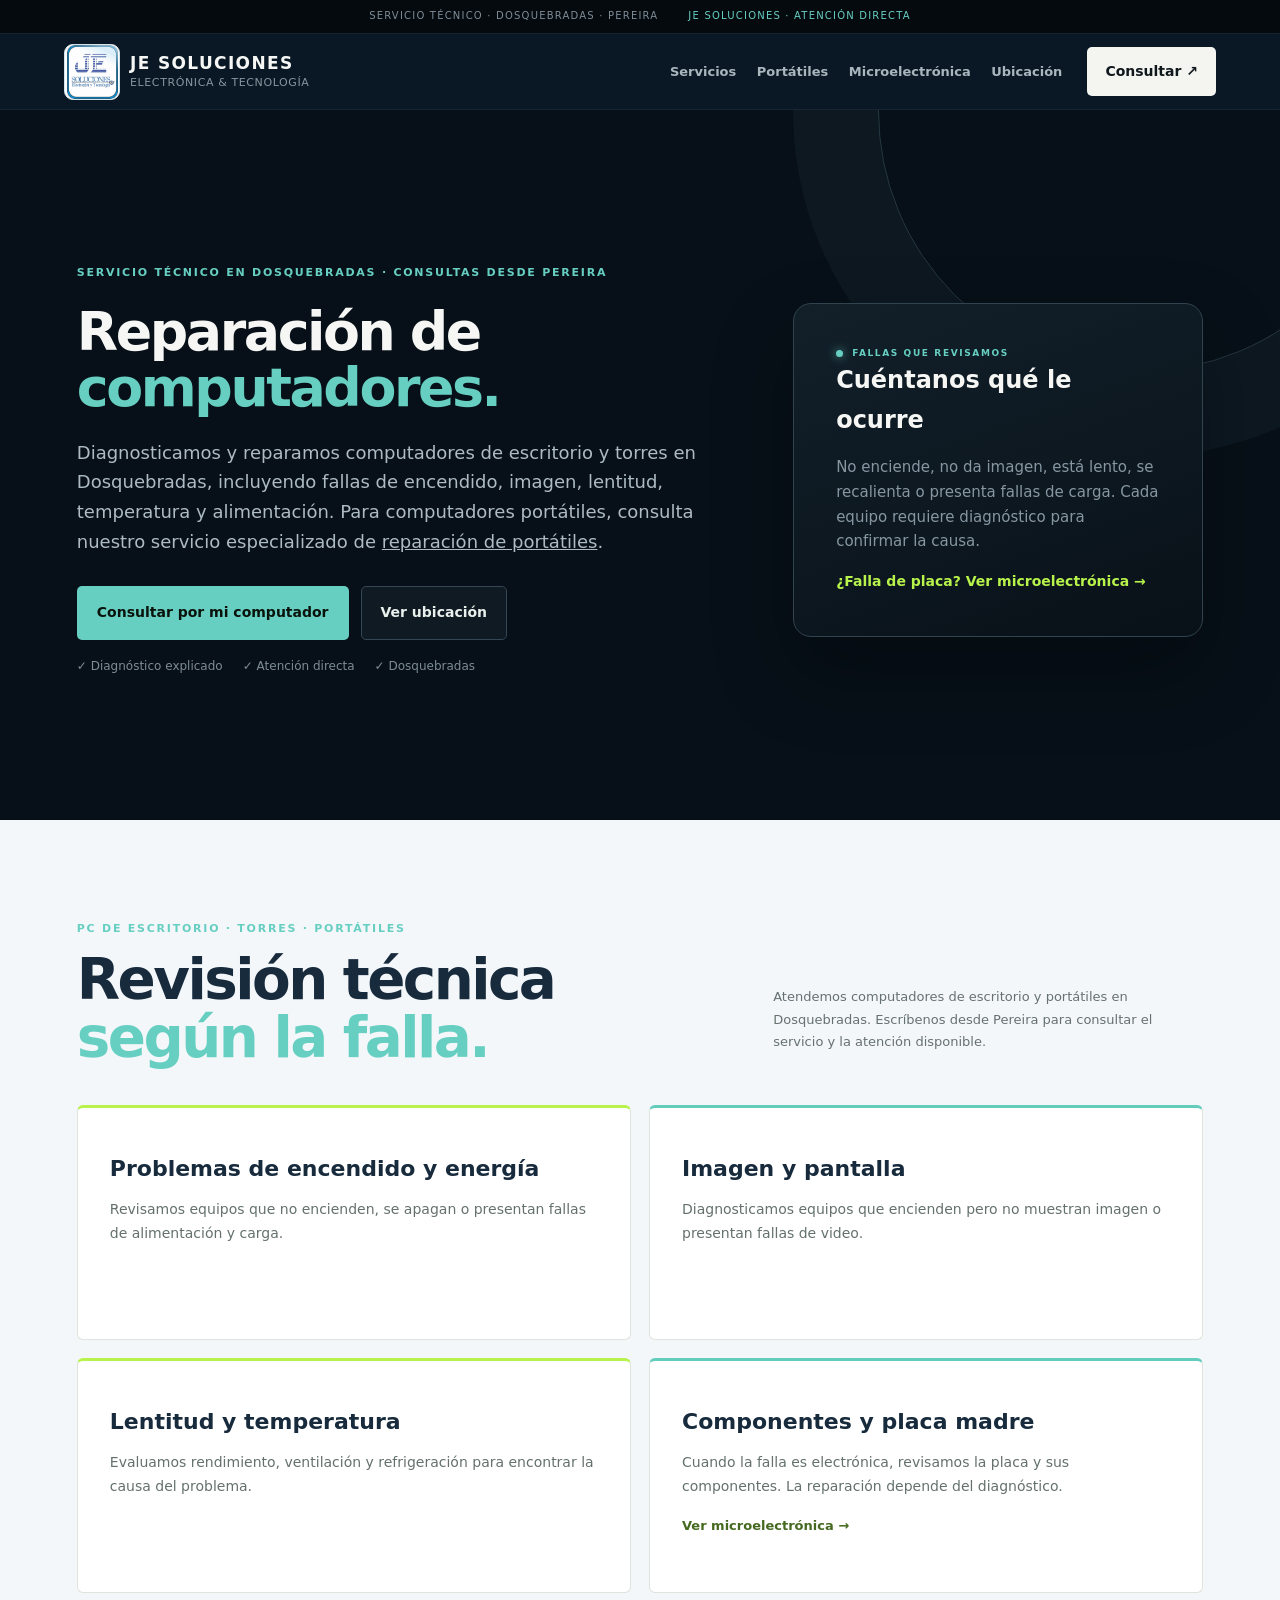
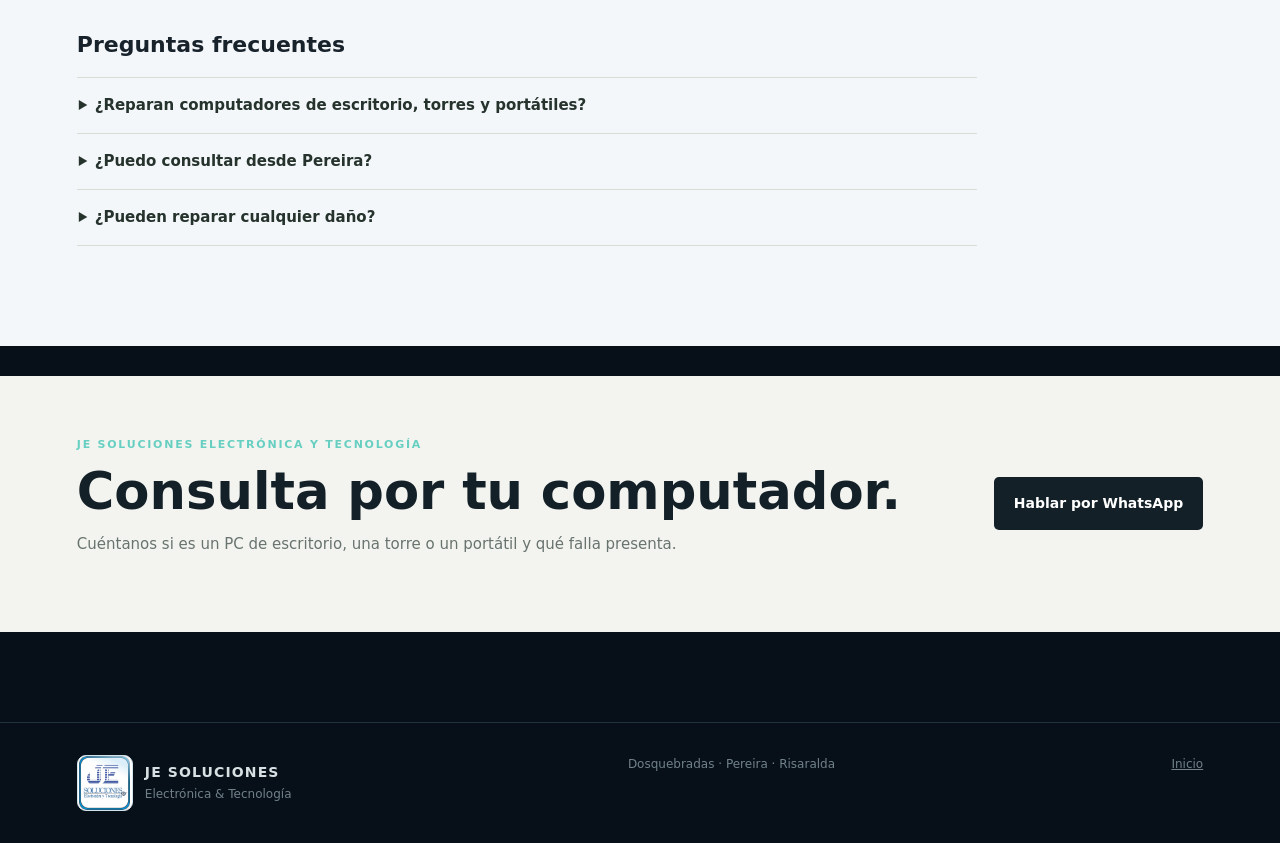
<file: reparacion-computadores/index.html>
<!doctype html>
<html lang="es-CO">
<head>
<meta charset="utf-8">
<meta name="viewport" content="width=device-width,initial-scale=1">
<title>Reparación de computadores en Dosquebradas | JE Soluciones</title>
<meta name="description" content="Reparación de PC de escritorio, torres y portátiles en Dosquebradas. Diagnóstico de fallas de encendido, imagen, lentitud y temperatura. Consultas desde Pereira.">
<meta name="robots" content="index,follow">
<link rel="canonical" href="https://jesolucionesdosquebradas.com/reparacion-computadores/">
<meta property="og:type" content="website">
<meta property="og:title" content="Reparación de computadores en Dosquebradas | JE Soluciones">
<meta property="og:description" content="Diagnóstico y reparación de PC de escritorio, torres y portátiles. Atención en Dosquebradas y consultas desde Pereira.">
<meta property="og:url" content="https://jesolucionesdosquebradas.com/reparacion-computadores/">
<link rel="stylesheet" href="../styles.css">
<script type="application/ld+json">
{
  "@context":"https://schema.org",
  "@type":"Service",
  "name":"Reparación de computadores de escritorio y portátiles",
  "provider":{"@type":"LocalBusiness","name":"JE Soluciones Electrónica y Tecnología","url":"https://jesolucionesdosquebradas.com/","telephone":"+57 318 331 0300","address":{"@type":"PostalAddress","streetAddress":"Calle 34 # 13-43, Local 2, Barrio Guadalupe","addressLocality":"Dosquebradas","addressRegion":"Risaralda","addressCountry":"CO"},"openingHoursSpecification":[{"@type":"OpeningHoursSpecification","dayOfWeek":["Monday","Tuesday","Wednesday","Thursday","Friday"],"opens":"08:00","closes":"17:30"},{"@type":"OpeningHoursSpecification","dayOfWeek":"Saturday","opens":"08:00","closes":"13:00"}]},
  "areaServed":["Dosquebradas","Pereira"],
  "description":"Diagnóstico y reparación de computadores de escritorio, torres y portátiles según evaluación técnica."
}
</script>
</head>
<body>
<div class="top-strip"><span>SERVICIO TÉCNICO · DOSQUEBRADAS · PEREIRA</span><span>JE Soluciones · Atención directa</span></div>
<header class="nav">
  <a class="brand" href="../index.html" aria-label="JE Soluciones, inicio"><img src="../assets/logo.jpeg" alt="Logo JE Soluciones" width="56" height="56"><span><strong>JE SOLUCIONES</strong><small>ELECTRÓNICA &amp; TECNOLOGÍA</small></span></a>
  <nav aria-label="Navegación principal"><a href="../index.html#servicios">Servicios</a><a href="../reparacion-portatiles/">Portátiles</a><a href="../microelectronica/">Microelectrónica</a><a href="../index.html#ubicacion">Ubicación</a></nav>
  <a class="nav-cta" href="https://wa.me/573183310300?text=Hola%20JE%20Soluciones.%20Quiero%20consultar%20por%20la%20reparaci%C3%B3n%20de%20mi%20computador." target="_blank" rel="noopener">Consultar ↗</a>
</header>
<main id="inicio">
<section class="hero">
  <div class="hero-copy">
    <div class="eyebrow">SERVICIO TÉCNICO EN DOSQUEBRADAS · CONSULTAS DESDE PEREIRA</div>
    <h1>Reparación de<br><em>computadores.</em></h1>
    <p class="lead">Diagnosticamos y reparamos computadores de escritorio y torres en Dosquebradas, incluyendo fallas de encendido, imagen, lentitud, temperatura y alimentación. Para computadores portátiles, consulta nuestro servicio especializado de <a href="../reparacion-portatiles/">reparación de portátiles</a>.</p>
    <div class="actions"><a class="btn primary" href="https://wa.me/573183310300?text=Hola%20JE%20Soluciones.%20Mi%20computador%20presenta%20una%20falla%20y%20quiero%20consultar." target="_blank" rel="noopener">Consultar por mi computador</a><a class="btn secondary" href="../index.html#ubicacion">Ver ubicación</a></div>
    <div class="trust-row"><span>✓ Diagnóstico explicado</span><span>✓ Atención directa</span><span>✓ Dosquebradas</span></div>
  </div>
  <div class="hero-card"><div class="status">FALLAS QUE REVISAMOS</div><h3>Cuéntanos qué le ocurre</h3><p>No enciende, no da imagen, está lento, se recalienta o presenta fallas de carga. Cada equipo requiere diagnóstico para confirmar la causa.</p><a class="text-link" href="../microelectronica/">¿Falla de placa? Ver microelectrónica →</a></div>
</section>
<section class="section light-section">
  <div class="section-head dark-head"><div><div class="eyebrow">PC DE ESCRITORIO · TORRES · PORTÁTILES</div><h2>Revisión técnica<br><em>según la falla.</em></h2></div><p>Atendemos computadores de escritorio y portátiles en Dosquebradas. Escríbenos desde Pereira para consultar el servicio y la atención disponible.</p></div>
  <div class="service-grid">
    <article><h3>Problemas de encendido y energía</h3><p>Revisamos equipos que no encienden, se apagan o presentan fallas de alimentación y carga.</p></article>
    <article><h3>Imagen y pantalla</h3><p>Diagnosticamos equipos que encienden pero no muestran imagen o presentan fallas de video.</p></article>
    <article><h3>Lentitud y temperatura</h3><p>Evaluamos rendimiento, ventilación y refrigeración para encontrar la causa del problema.</p></article>
    <article><h3>Componentes y placa madre</h3><p>Cuando la falla es electrónica, revisamos la placa y sus componentes. La reparación depende del diagnóstico.</p><a href="../microelectronica/">Ver microelectrónica →</a></article>
  </div>
  <div class="faq-block"><h3>Preguntas frecuentes</h3>
    <details><summary>¿Reparan computadores de escritorio, torres y portátiles?</summary><p>Sí, recibimos consultas por computadores de escritorio y portátiles. Comparte la marca, modelo y falla para orientarte sobre la revisión.</p></details>
    <details><summary>¿Puedo consultar desde Pereira?</summary><p>Sí. JE Soluciones está en Dosquebradas y recibe consultas desde Pereira y municipios cercanos. Confirma por WhatsApp la atención disponible antes de desplazarte.</p></details>
    <details><summary>¿Pueden reparar cualquier daño?</summary><p>Diagnosticamos distintos tipos de fallas y explicamos las opciones. La posibilidad de reparación se confirma después de evaluar el equipo y sus componentes.</p></details>
  </div>
</section>
<section class="contact"><div><div class="eyebrow">JE SOLUCIONES ELECTRÓNICA Y TECNOLOGÍA</div><h2>Consulta por tu computador.</h2><p>Cuéntanos si es un PC de escritorio, una torre o un portátil y qué falla presenta.</p></div><div class="contact-actions"><a class="btn primary" href="https://wa.me/573183310300?text=Hola%20JE%20Soluciones.%20Quiero%20consultar%20por%20la%20reparaci%C3%B3n%20de%20mi%20computador." target="_blank" rel="noopener">Hablar por WhatsApp</a></div></section>
</main>
<footer><div class="footer-brand"><img src="../assets/logo.jpeg" alt="Logo JE Soluciones" width="56" height="56"><span><strong>JE SOLUCIONES</strong><p>Electrónica &amp; Tecnología</p></span></div><div>Dosquebradas · Pereira · Risaralda</div><div><a href="../index.html">Inicio</a></div></footer>
</body>
</html>
</file>
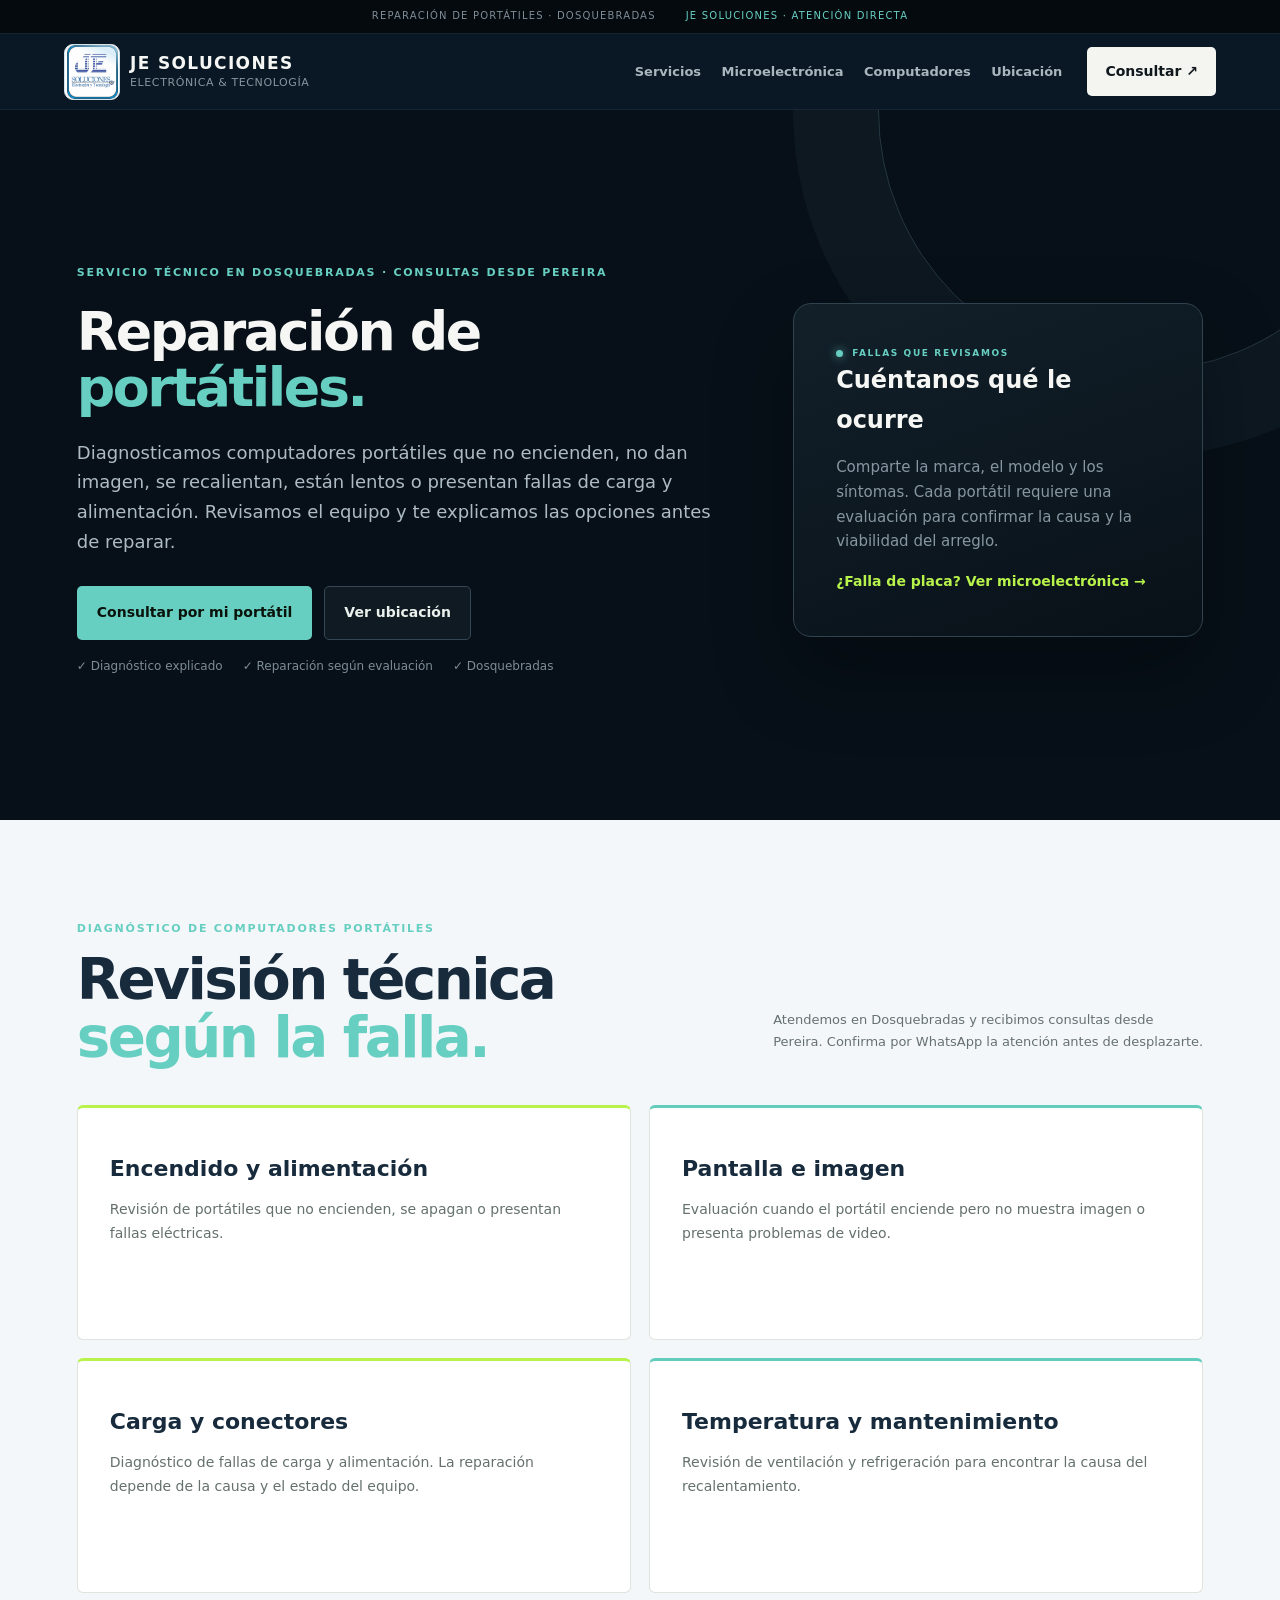
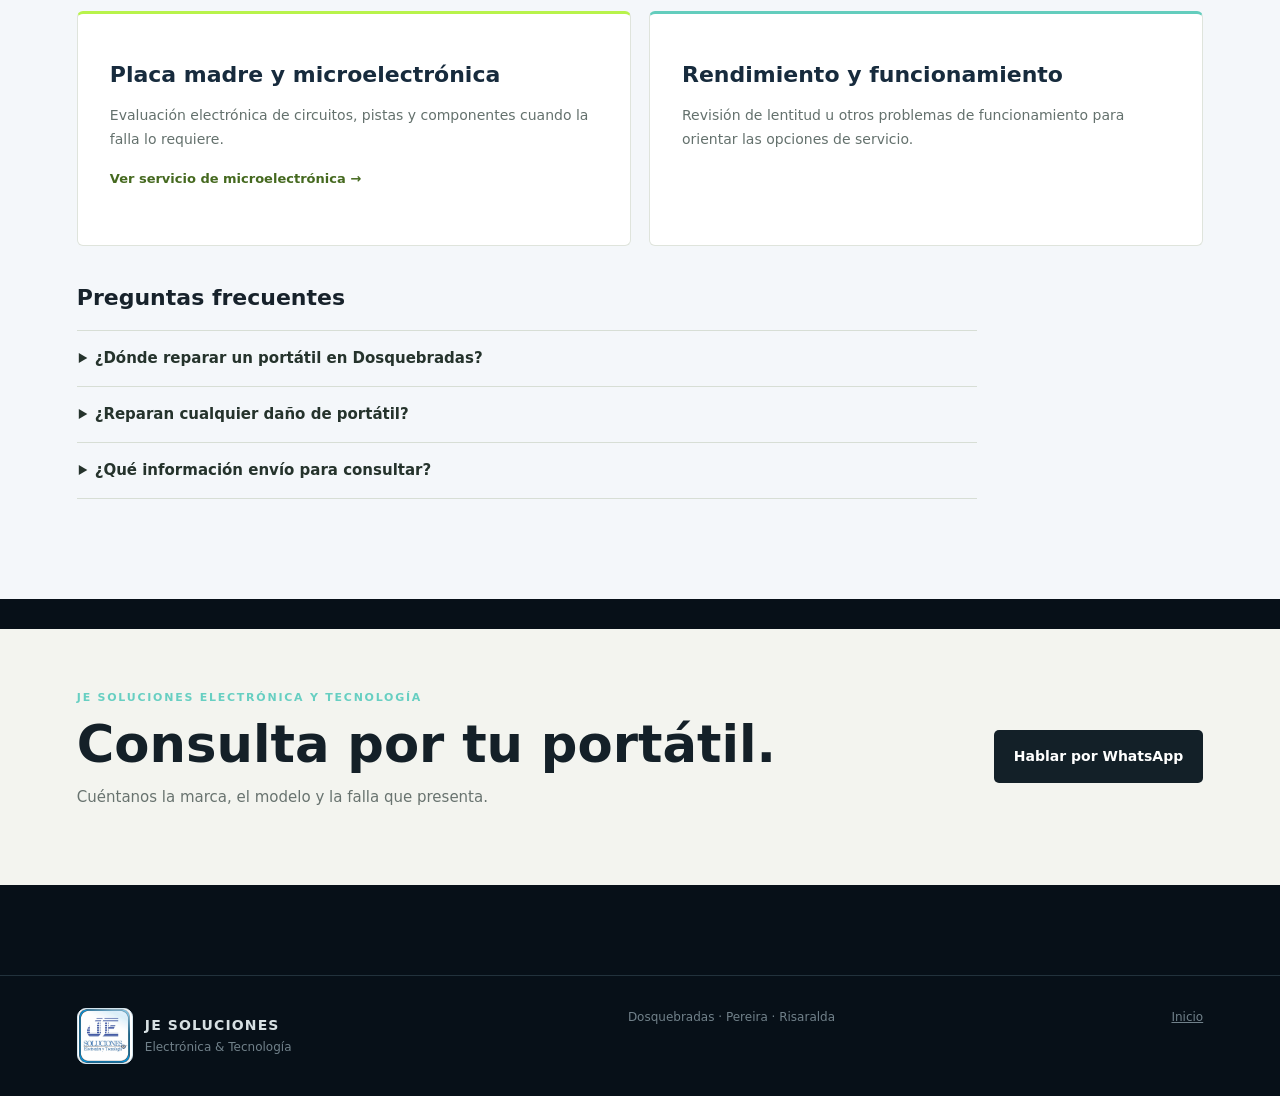
<file: reparacion-portatiles/index.html>
<!doctype html>
<html lang="es-CO">
<head>
<meta charset="utf-8">
<meta name="viewport" content="width=device-width,initial-scale=1">
<title>Reparación de portátiles en Dosquebradas | JE Soluciones</title>
<meta name="description" content="Reparación de portátiles en Dosquebradas, Risaralda. Diagnóstico de fallas de encendido, pantalla, carga, temperatura y placa madre. Atención a consultas desde Pereira.">
<meta name="robots" content="index,follow">
<link rel="canonical" href="https://jesolucionesdosquebradas.com/reparacion-portatiles/">
<meta property="og:type" content="website">
<meta property="og:title" content="Reparación de portátiles en Dosquebradas | JE Soluciones">
<meta property="og:description" content="Diagnóstico y reparación técnica de computadores portátiles en Dosquebradas. Consulta por WhatsApp desde Pereira.">
<meta property="og:url" content="https://jesolucionesdosquebradas.com/reparacion-portatiles/">
<link rel="stylesheet" href="../styles.css">
<script type="application/ld+json">
{
  "@context":"https://schema.org",
  "@type":"Service",
  "name":"Reparación de computadores portátiles",
  "serviceType":"Diagnóstico y reparación de portátiles",
  "provider":{"@type":"LocalBusiness","name":"JE Soluciones Electrónica y Tecnología","url":"https://jesolucionesdosquebradas.com/","telephone":"+57 318 331 0300","address":{"@type":"PostalAddress","streetAddress":"Calle 34 # 13-43, Local 2, Barrio Guadalupe","addressLocality":"Dosquebradas","addressRegion":"Risaralda","addressCountry":"CO"},"openingHoursSpecification":[{"@type":"OpeningHoursSpecification","dayOfWeek":["Monday","Tuesday","Wednesday","Thursday","Friday"],"opens":"08:00","closes":"17:30"},{"@type":"OpeningHoursSpecification","dayOfWeek":"Saturday","opens":"08:00","closes":"13:00"}]},
  "areaServed":["Dosquebradas","Pereira"],
  "description":"Diagnóstico y reparación de portátiles con fallas de encendido, pantalla, carga, temperatura, alimentación o placa madre, según evaluación técnica."
}
</script>
</head>
<body>
<div class="top-strip"><span>REPARACIÓN DE PORTÁTILES · DOSQUEBRADAS</span><span>JE Soluciones · Atención directa</span></div>
<header class="nav">
  <a class="brand" href="../index.html" aria-label="JE Soluciones, inicio"><img src="../assets/logo.jpeg" alt="Logo JE Soluciones" width="56" height="56"><span><strong>JE SOLUCIONES</strong><small>ELECTRÓNICA &amp; TECNOLOGÍA</small></span></a>
  <nav aria-label="Navegación principal"><a href="../index.html#servicios">Servicios</a><a href="../microelectronica/">Microelectrónica</a><a href="../reparacion-computadores/">Computadores</a><a href="../index.html#ubicacion">Ubicación</a></nav>
  <a class="nav-cta" href="https://wa.me/573183310300?text=Hola%20JE%20Soluciones.%20Quiero%20consultar%20por%20la%20reparaci%C3%B3n%20de%20mi%20port%C3%A1til." target="_blank" rel="noopener">Consultar ↗</a>
</header>
<main id="inicio">
<section class="hero">
  <div class="hero-copy">
    <div class="eyebrow">SERVICIO TÉCNICO EN DOSQUEBRADAS · CONSULTAS DESDE PEREIRA</div>
    <h1>Reparación de<br><em>portátiles.</em></h1>
    <p class="lead">Diagnosticamos computadores portátiles que no encienden, no dan imagen, se recalientan, están lentos o presentan fallas de carga y alimentación. Revisamos el equipo y te explicamos las opciones antes de reparar.</p>
    <div class="actions"><a class="btn primary" href="https://wa.me/573183310300?text=Hola%20JE%20Soluciones.%20Quiero%20consultar%20por%20la%20reparaci%C3%B3n%20de%20mi%20port%C3%A1til.%20Marca%20y%20modelo%3A" target="_blank" rel="noopener">Consultar por mi portátil</a><a class="btn secondary" href="../index.html#ubicacion">Ver ubicación</a></div>
    <div class="trust-row"><span>✓ Diagnóstico explicado</span><span>✓ Reparación según evaluación</span><span>✓ Dosquebradas</span></div>
  </div>
  <div class="hero-card"><div class="status">FALLAS QUE REVISAMOS</div><h3>Cuéntanos qué le ocurre</h3><p>Comparte la marca, el modelo y los síntomas. Cada portátil requiere una evaluación para confirmar la causa y la viabilidad del arreglo.</p><a class="text-link" href="../microelectronica/">¿Falla de placa? Ver microelectrónica →</a></div>
</section>
<section class="section light-section">
  <div class="section-head dark-head"><div><div class="eyebrow">DIAGNÓSTICO DE COMPUTADORES PORTÁTILES</div><h2>Revisión técnica<br><em>según la falla.</em></h2></div><p>Atendemos en Dosquebradas y recibimos consultas desde Pereira. Confirma por WhatsApp la atención antes de desplazarte.</p></div>
  <div class="service-grid">
    <article><h3>Encendido y alimentación</h3><p>Revisión de portátiles que no encienden, se apagan o presentan fallas eléctricas.</p></article>
    <article><h3>Pantalla e imagen</h3><p>Evaluación cuando el portátil enciende pero no muestra imagen o presenta problemas de video.</p></article>
    <article><h3>Carga y conectores</h3><p>Diagnóstico de fallas de carga y alimentación. La reparación depende de la causa y el estado del equipo.</p></article>
    <article><h3>Temperatura y mantenimiento</h3><p>Revisión de ventilación y refrigeración para encontrar la causa del recalentamiento.</p></article>
    <article><h3>Placa madre y microelectrónica</h3><p>Evaluación electrónica de circuitos, pistas y componentes cuando la falla lo requiere.</p><a href="../microelectronica/">Ver servicio de microelectrónica →</a></article>
    <article><h3>Rendimiento y funcionamiento</h3><p>Revisión de lentitud u otros problemas de funcionamiento para orientar las opciones de servicio.</p></article>
  </div>
  <div class="faq-block"><h3>Preguntas frecuentes</h3>
    <details><summary>¿Dónde reparar un portátil en Dosquebradas?</summary><p>JE Soluciones ofrece diagnóstico y reparación de portátiles en Dosquebradas, Risaralda, y recibe consultas desde Pereira. La dirección y el horario están en esta página; confirma por WhatsApp antes de visitarnos.</p></details>
    <details><summary>¿Reparan cualquier daño de portátil?</summary><p>Evaluamos la falla y te explicamos las opciones. La viabilidad y el costo se determinan después de revisar el equipo y sus componentes.</p></details>
    <details><summary>¿Qué información envío para consultar?</summary><p>Envíanos la marca, el modelo y una descripción de lo que ocurre. Si puedes, agrega fotos o un video corto de la falla sin incluir datos privados.</p></details>
  </div>
</section>
<section class="contact"><div><div class="eyebrow">JE SOLUCIONES ELECTRÓNICA Y TECNOLOGÍA</div><h2>Consulta por tu portátil.</h2><p>Cuéntanos la marca, el modelo y la falla que presenta.</p></div><div class="contact-actions"><a class="btn primary" href="https://wa.me/573183310300?text=Hola%20JE%20Soluciones.%20Quiero%20consultar%20por%20la%20reparaci%C3%B3n%20de%20mi%20port%C3%A1til.%20Marca%20y%20modelo%3A" target="_blank" rel="noopener">Hablar por WhatsApp</a></div></section>
</main>
<footer><div class="footer-brand"><img src="../assets/logo.jpeg" alt="Logo JE Soluciones" width="56" height="56"><span><strong>JE SOLUCIONES</strong><p>Electrónica &amp; Tecnología</p></span></div><div>Dosquebradas · Pereira · Risaralda</div><div><a href="../index.html">Inicio</a></div></footer>
</body>
</html>
</file>
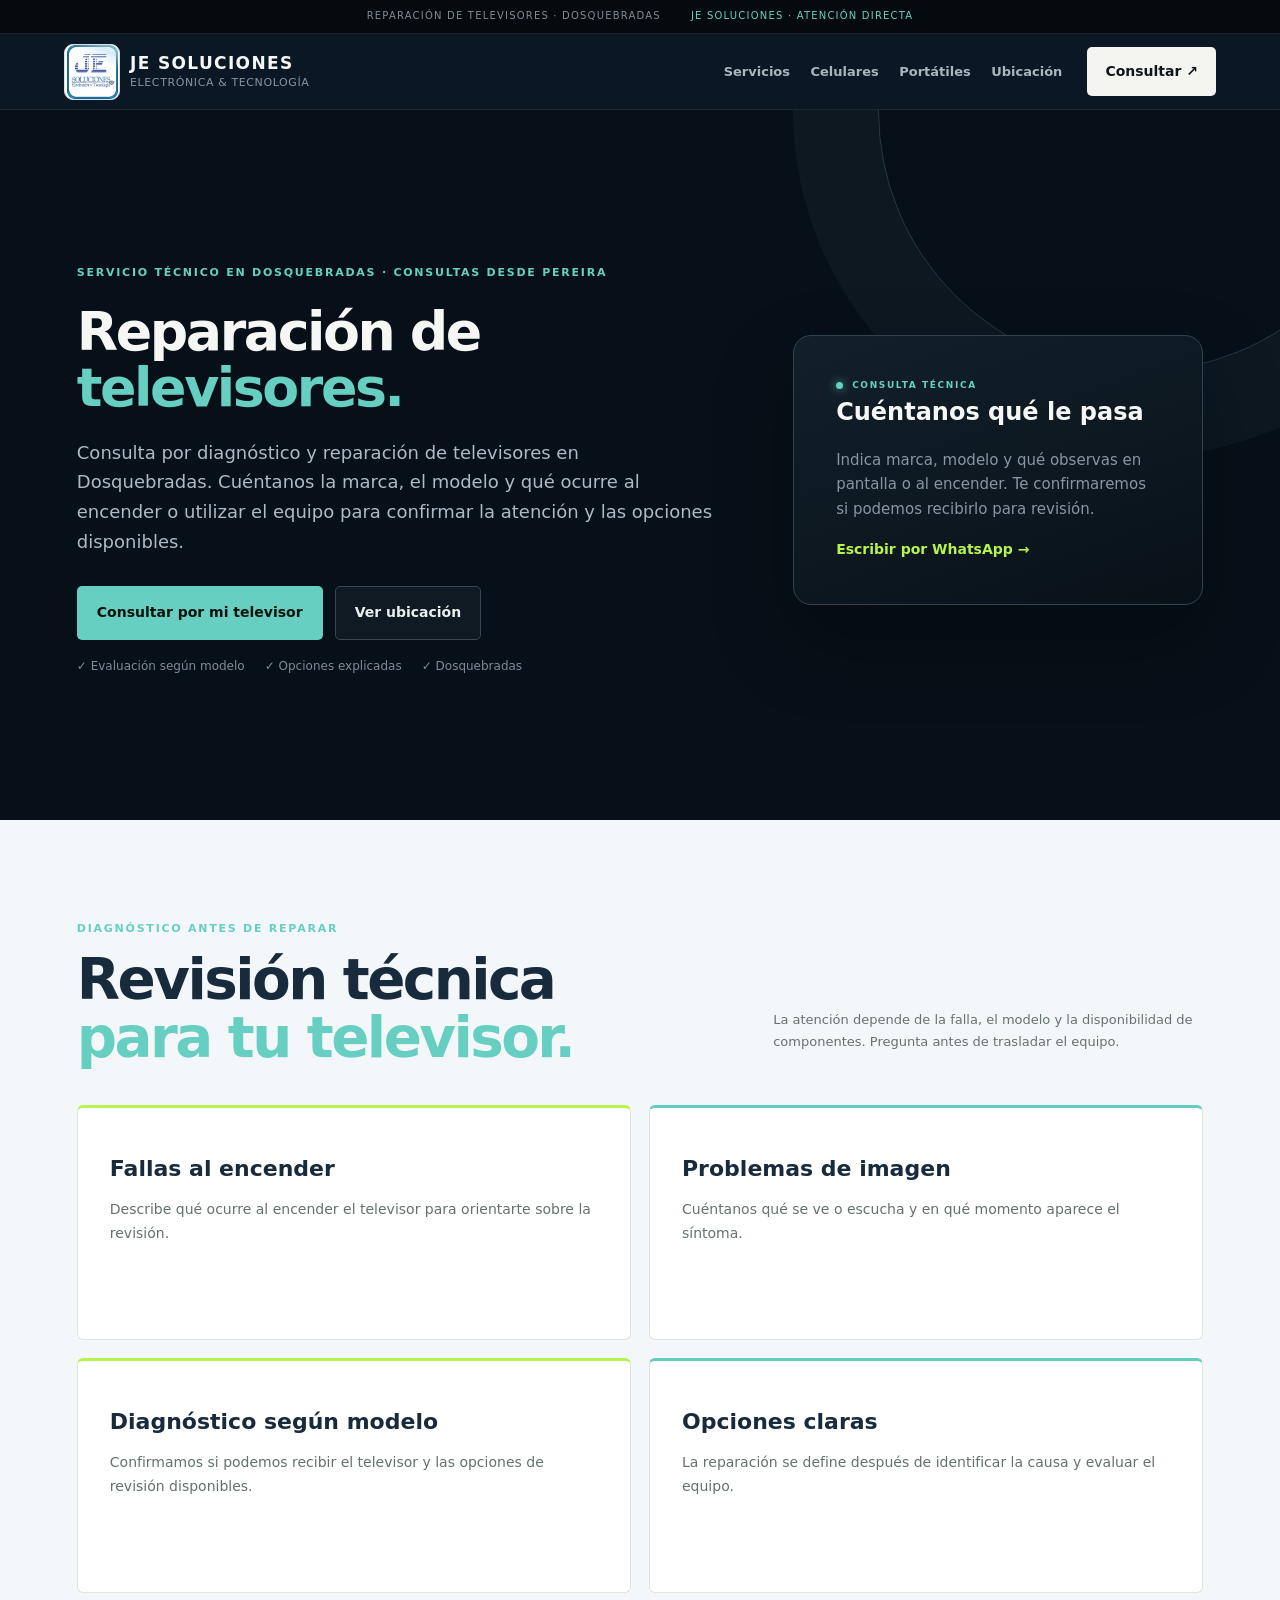
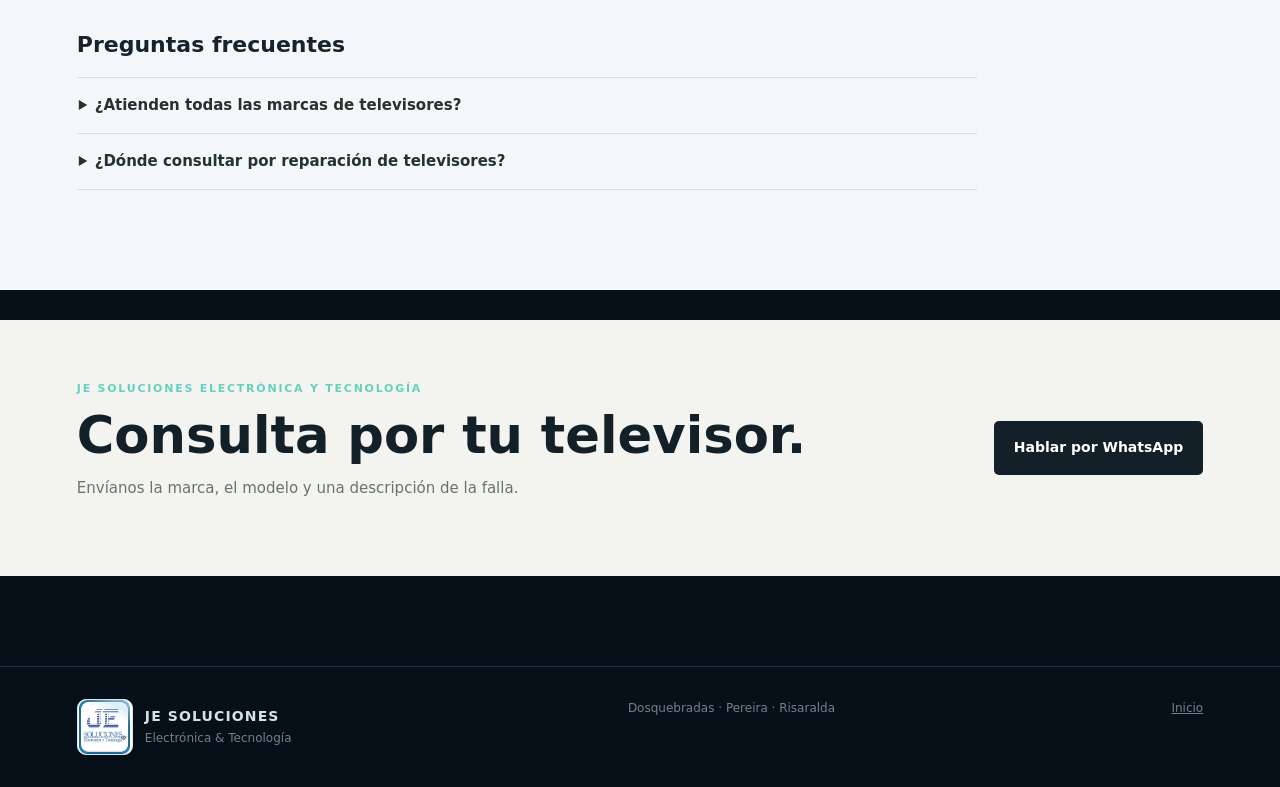
<file: reparacion-televisores/index.html>
<!doctype html>
<html lang="es-CO">
<head>
<meta charset="utf-8">
<meta name="viewport" content="width=device-width,initial-scale=1">
<title>Reparación de televisores en Dosquebradas | JE Soluciones</title>
<meta name="description" content="Consulta por reparación de televisores en Dosquebradas, Risaralda. Revisamos la falla según la marca y el modelo; pregunta por opciones antes de llevar tu equipo.">
<meta name="robots" content="index,follow">
<link rel="canonical" href="https://jesolucionesdosquebradas.com/reparacion-televisores/">
<meta property="og:type" content="website">
<meta property="og:title" content="Reparación de televisores en Dosquebradas | JE Soluciones">
<meta property="og:description" content="Consulta por diagnóstico y reparación de televisores en Dosquebradas. Atención local y consultas desde Pereira.">
<meta property="og:url" content="https://jesolucionesdosquebradas.com/reparacion-televisores/">
<link rel="stylesheet" href="../styles.css">
<script type="application/ld+json">
{"@context":"https://schema.org","@type":"Service","name":"Diagnóstico y reparación de televisores","serviceType":"Reparación de televisores","provider":{"@type":"LocalBusiness","name":"JE Soluciones Electrónica y Tecnología","url":"https://jesolucionesdosquebradas.com/","telephone":"+57 318 331 0300","address":{"@type":"PostalAddress","streetAddress":"Calle 34 # 13-43, Local 2, Barrio Guadalupe","addressLocality":"Dosquebradas","addressRegion":"Risaralda","addressCountry":"CO"}},"areaServed":["Dosquebradas","Pereira"],"description":"Evaluación de televisores para identificar fallas y confirmar las opciones de reparación disponibles según marca y modelo."}
</script>
</head>
<body>
<div class="top-strip"><span>REPARACIÓN DE TELEVISORES · DOSQUEBRADAS</span><span>JE Soluciones · Atención directa</span></div>
<header class="nav">
  <a class="brand" href="../index.html" aria-label="JE Soluciones, inicio"><img src="../assets/logo.jpeg" alt="Logo JE Soluciones" width="56" height="56"><span><strong>JE SOLUCIONES</strong><small>ELECTRÓNICA &amp; TECNOLOGÍA</small></span></a>
  <nav aria-label="Navegación principal"><a href="../index.html#servicios">Servicios</a><a href="../reparacion-celulares/">Celulares</a><a href="../reparacion-portatiles/">Portátiles</a><a href="../index.html#ubicacion">Ubicación</a></nav>
  <a class="nav-cta" href="https://wa.me/573183310300?text=Hola%20JE%20Soluciones.%20Quiero%20consultar%20por%20la%20reparaci%C3%B3n%20de%20un%20televisor.%20Marca%20y%20modelo%3A" target="_blank" rel="noopener">Consultar ↗</a>
</header>
<main id="inicio">
<section class="hero">
  <div class="hero-copy">
    <div class="eyebrow">SERVICIO TÉCNICO EN DOSQUEBRADAS · CONSULTAS DESDE PEREIRA</div>
    <h1>Reparación de<br><em>televisores.</em></h1>
    <p class="lead">Consulta por diagnóstico y reparación de televisores en Dosquebradas. Cuéntanos la marca, el modelo y qué ocurre al encender o utilizar el equipo para confirmar la atención y las opciones disponibles.</p>
    <div class="actions"><a class="btn primary" href="https://wa.me/573183310300?text=Hola%20JE%20Soluciones.%20Quiero%20consultar%20por%20la%20reparaci%C3%B3n%20de%20un%20televisor.%20Marca%20y%20modelo%3A" target="_blank" rel="noopener">Consultar por mi televisor</a><a class="btn secondary" href="../index.html#ubicacion">Ver ubicación</a></div>
    <div class="trust-row"><span>✓ Evaluación según modelo</span><span>✓ Opciones explicadas</span><span>✓ Dosquebradas</span></div>
  </div>
  <div class="hero-card"><div class="status">CONSULTA TÉCNICA</div><h3>Cuéntanos qué le pasa</h3><p>Indica marca, modelo y qué observas en pantalla o al encender. Te confirmaremos si podemos recibirlo para revisión.</p><a class="text-link" href="https://wa.me/573183310300?text=Hola%20JE%20Soluciones.%20Quiero%20consultar%20por%20un%20televisor.%20Marca%20y%20modelo%3A" target="_blank" rel="noopener">Escribir por WhatsApp →</a></div>
</section>
<section class="section light-section">
  <div class="section-head dark-head"><div><div class="eyebrow">DIAGNÓSTICO ANTES DE REPARAR</div><h2>Revisión técnica<br><em>para tu televisor.</em></h2></div><p>La atención depende de la falla, el modelo y la disponibilidad de componentes. Pregunta antes de trasladar el equipo.</p></div>
  <div class="service-grid">
    <article><h3>Fallas al encender</h3><p>Describe qué ocurre al encender el televisor para orientarte sobre la revisión.</p></article>
    <article><h3>Problemas de imagen</h3><p>Cuéntanos qué se ve o escucha y en qué momento aparece el síntoma.</p></article>
    <article><h3>Diagnóstico según modelo</h3><p>Confirmamos si podemos recibir el televisor y las opciones de revisión disponibles.</p></article>
    <article><h3>Opciones claras</h3><p>La reparación se define después de identificar la causa y evaluar el equipo.</p></article>
  </div>
  <div class="faq-block"><h3>Preguntas frecuentes</h3>
    <details><summary>¿Atienden todas las marcas de televisores?</summary><p>Escríbenos la marca, el modelo y la falla para confirmar si podemos revisar tu equipo. La atención depende del modelo y del daño.</p></details>
    <details><summary>¿Dónde consultar por reparación de televisores?</summary><p>JE Soluciones atiende en Dosquebradas, Risaralda, y recibe consultas desde Pereira. Confirma por WhatsApp la atención antes de visitarnos.</p></details>
  </div>
</section>
<section class="contact"><div><div class="eyebrow">JE SOLUCIONES ELECTRÓNICA Y TECNOLOGÍA</div><h2>Consulta por tu televisor.</h2><p>Envíanos la marca, el modelo y una descripción de la falla.</p></div><div class="contact-actions"><a class="btn primary" href="https://wa.me/573183310300?text=Hola%20JE%20Soluciones.%20Quiero%20consultar%20por%20la%20reparaci%C3%B3n%20de%20un%20televisor.%20Marca%20y%20modelo%3A" target="_blank" rel="noopener">Hablar por WhatsApp</a></div></section>
</main>
<footer><div class="footer-brand"><img src="../assets/logo.jpeg" alt="Logo JE Soluciones" width="56" height="56"><span><strong>JE SOLUCIONES</strong><p>Electrónica &amp; Tecnología</p></span></div><div>Dosquebradas · Pereira · Risaralda</div><div><a href="../index.html">Inicio</a></div></footer>
</body>
</html>
</file>
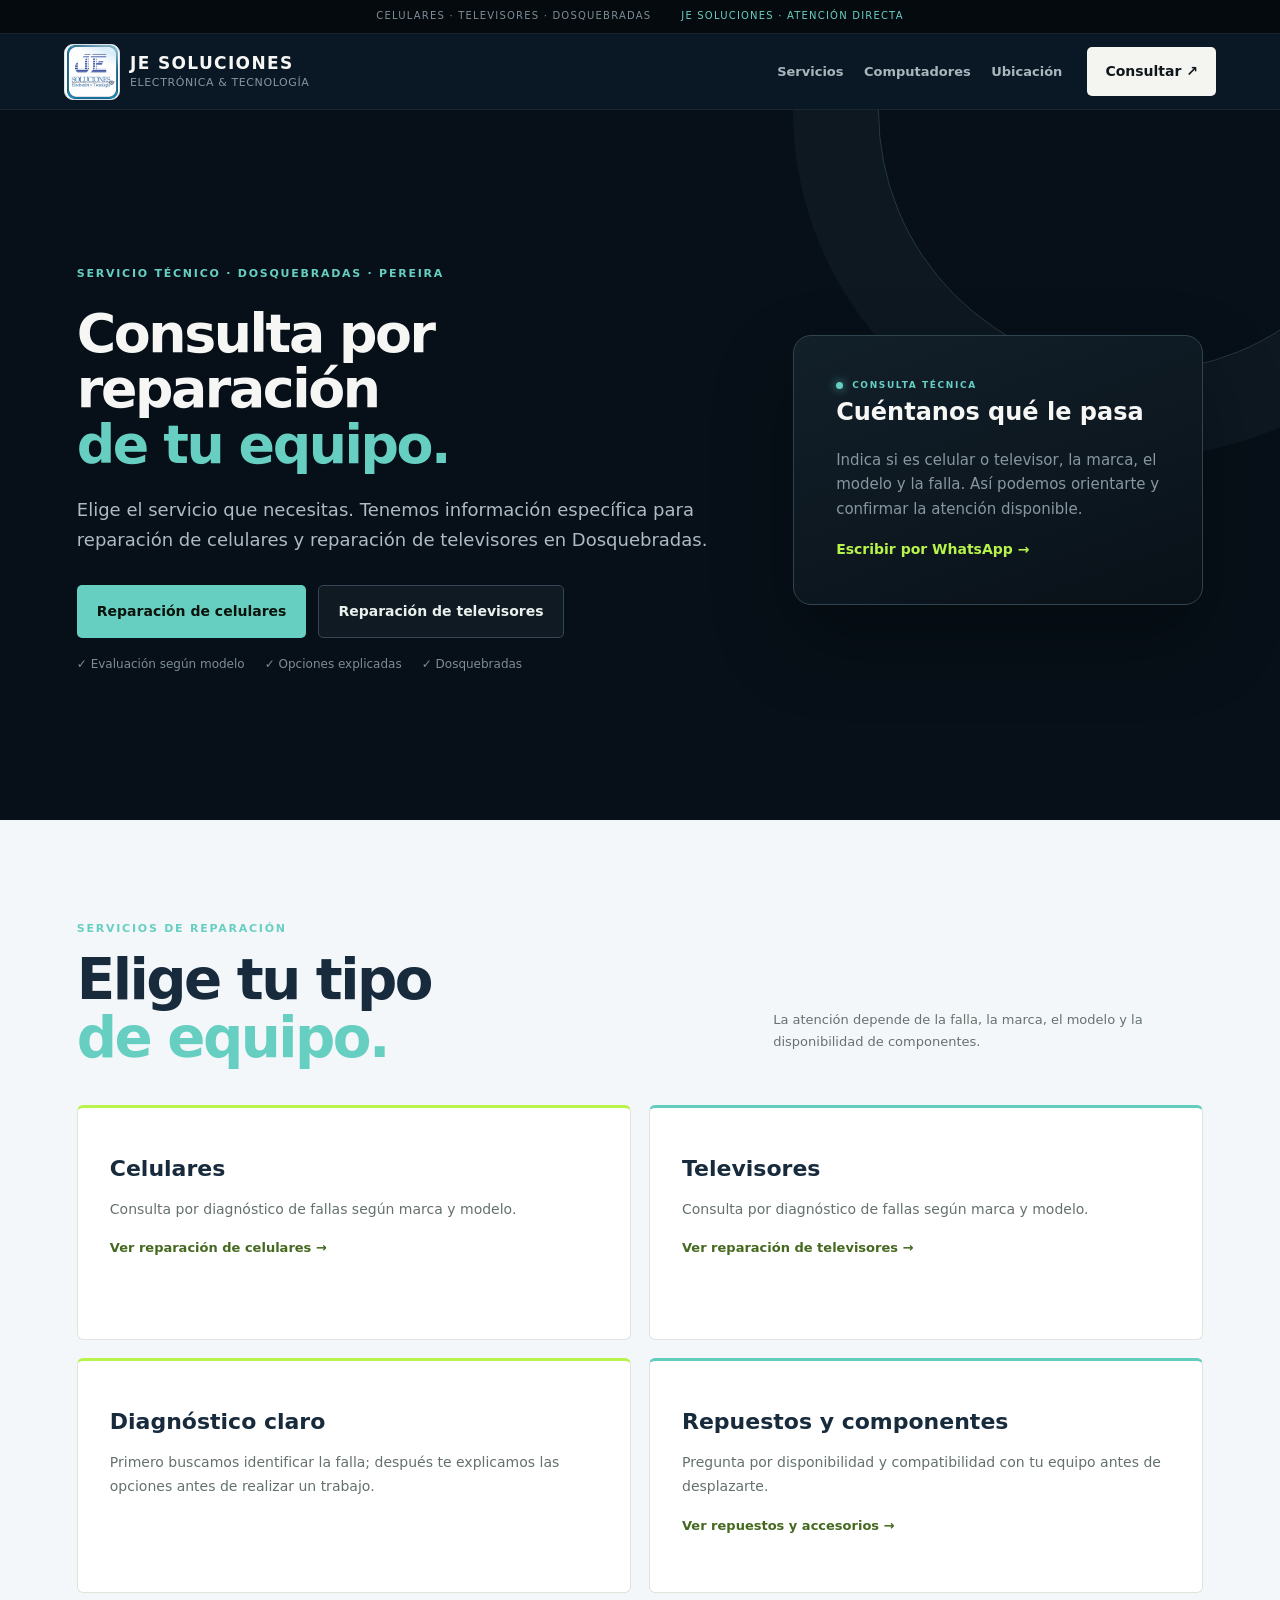
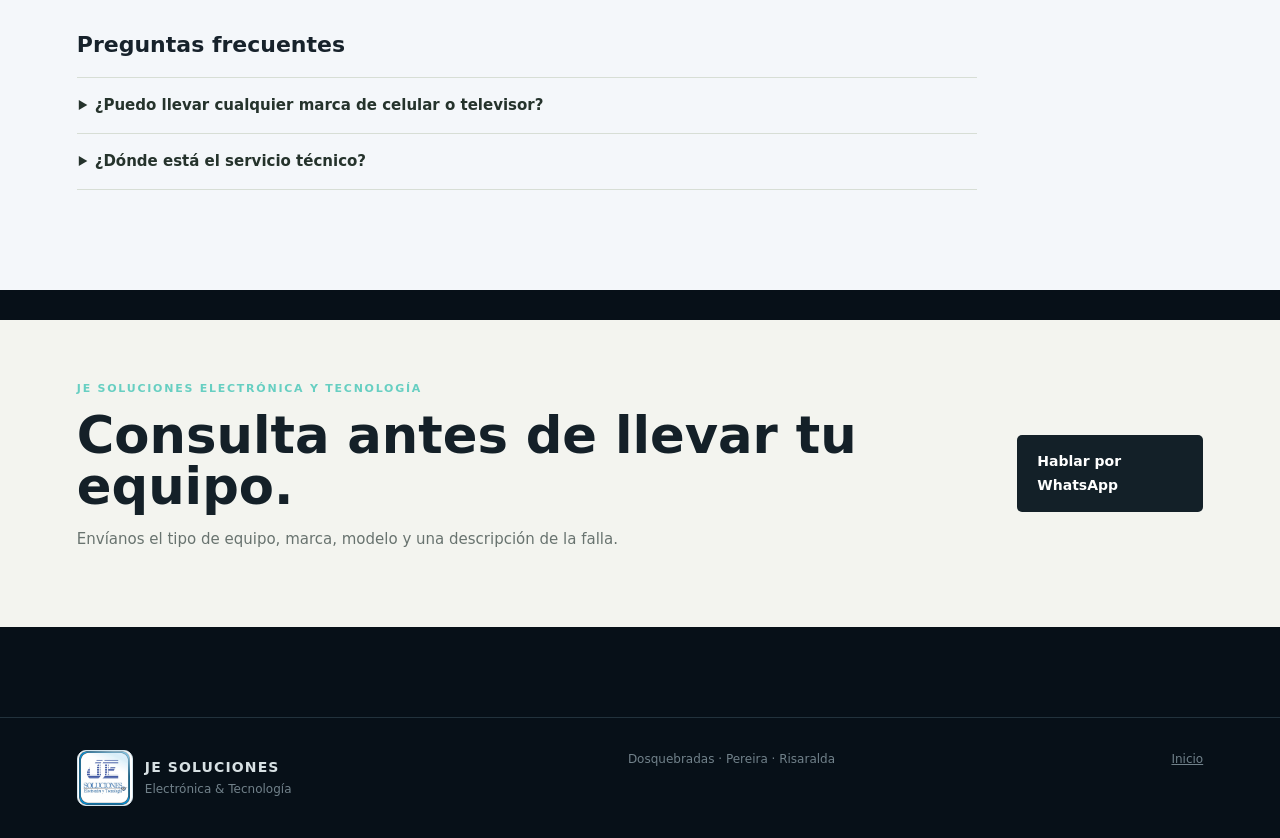
<file: revision-celulares-televisores/index.html>
<!doctype html>
<html lang="es-CO">
<head>
<meta charset="utf-8">
<meta name="viewport" content="width=device-width,initial-scale=1">
<title>Consulta de reparación para celulares y televisores | JE Soluciones</title>
<meta name="description" content="Consulta por diagnóstico y reparación de celulares y televisores en Dosquebradas y Pereira. JE Soluciones revisa el equipo y explica las opciones según el modelo y la falla.">
<meta name="robots" content="noindex,follow">
<link rel="canonical" href="https://jesolucionesdosquebradas.com/revision-celulares-televisores/">
<meta property="og:type" content="website">
<meta property="og:title" content="Consulta de reparación para celulares y televisores | JE Soluciones">
<meta property="og:description" content="Revisión técnica de celulares y televisores en Dosquebradas. Consulta desde Pereira por WhatsApp y confirma el servicio para tu modelo.">
<meta property="og:url" content="https://jesolucionesdosquebradas.com/revision-celulares-televisores/">
<link rel="stylesheet" href="../styles.css">
<script type="application/ld+json">
{
  "@context":"https://schema.org",
  "@type":"Service",
  "name":"Diagnóstico y reparación de celulares y televisores",
  "provider":{"@type":"LocalBusiness","name":"JE Soluciones Electrónica y Tecnología","url":"https://jesolucionesdosquebradas.com/","telephone":"+57 318 331 0300","address":{"@type":"PostalAddress","streetAddress":"Calle 34 # 13-43, Local 2, Barrio Guadalupe","addressLocality":"Dosquebradas","addressRegion":"Risaralda","addressCountry":"CO"},"openingHoursSpecification":[{"@type":"OpeningHoursSpecification","dayOfWeek":["Monday","Tuesday","Wednesday","Thursday","Friday"],"opens":"08:00","closes":"17:30"},{"@type":"OpeningHoursSpecification","dayOfWeek":"Saturday","opens":"08:00","closes":"13:00"}]},
  "areaServed":["Dosquebradas","Pereira"],
  "description":"Evaluación de celulares y televisores para determinar la falla y las opciones de reparación disponibles para cada modelo."
}
</script>
</head>
<body>
<div class="top-strip"><span>CELULARES · TELEVISORES · DOSQUEBRADAS</span><span>JE Soluciones · Atención directa</span></div>
<header class="nav">
  <a class="brand" href="../index.html" aria-label="JE Soluciones, inicio"><img src="../assets/logo.jpeg" alt="Logo JE Soluciones" width="56" height="56"><span><strong>JE SOLUCIONES</strong><small>ELECTRÓNICA &amp; TECNOLOGÍA</small></span></a>
  <nav aria-label="Navegación principal"><a href="../index.html#servicios">Servicios</a><a href="../reparacion-computadores/">Computadores</a><a href="../index.html#ubicacion">Ubicación</a></nav>
  <a class="nav-cta" href="https://wa.me/573183310300?text=Hola%20JE%20Soluciones.%20Quiero%20consultar%20por%20un%20celular%20o%20televisor." target="_blank" rel="noopener">Consultar ↗</a>
</header>
<main id="inicio">
<section class="hero">
  <div class="hero-copy">
    <div class="eyebrow">SERVICIO TÉCNICO · DOSQUEBRADAS · PEREIRA</div>
    <h1>Consulta por reparación<br><em>de tu equipo.</em></h1>
    <p class="lead">Elige el servicio que necesitas. Tenemos información específica para reparación de celulares y reparación de televisores en Dosquebradas.</p>
    <div class="actions"><a class="btn primary" href="../reparacion-celulares/">Reparación de celulares</a><a class="btn secondary" href="../reparacion-televisores/">Reparación de televisores</a></div>
    <div class="trust-row"><span>✓ Evaluación según modelo</span><span>✓ Opciones explicadas</span><span>✓ Dosquebradas</span></div>
  </div>
  <div class="hero-card"><div class="status">CONSULTA TÉCNICA</div><h3>Cuéntanos qué le pasa</h3><p>Indica si es celular o televisor, la marca, el modelo y la falla. Así podemos orientarte y confirmar la atención disponible.</p><a class="text-link" href="https://wa.me/573183310300?text=Hola%20JE%20Soluciones.%20Quiero%20consultar%20por%20mi%20equipo." target="_blank" rel="noopener">Escribir por WhatsApp →</a></div>
</section>
<section class="section light-section">
  <div class="section-head dark-head"><div><div class="eyebrow">SERVICIOS DE REPARACIÓN</div><h2>Elige tu tipo<br><em>de equipo.</em></h2></div><p>La atención depende de la falla, la marca, el modelo y la disponibilidad de componentes.</p></div>
  <div class="service-grid">
    <article><h3>Celulares</h3><p>Consulta por diagnóstico de fallas según marca y modelo.</p><a href="../reparacion-celulares/">Ver reparación de celulares →</a></article>
    <article><h3>Televisores</h3><p>Consulta por diagnóstico de fallas según marca y modelo.</p><a href="../reparacion-televisores/">Ver reparación de televisores →</a></article>
    <article><h3>Diagnóstico claro</h3><p>Primero buscamos identificar la falla; después te explicamos las opciones antes de realizar un trabajo.</p></article>
    <article><h3>Repuestos y componentes</h3><p>Pregunta por disponibilidad y compatibilidad con tu equipo antes de desplazarte.</p><a href="../computadores-accesorios-repuestos/">Ver repuestos y accesorios →</a></article>
  </div>
  <div class="faq-block"><h3>Preguntas frecuentes</h3>
    <details><summary>¿Puedo llevar cualquier marca de celular o televisor?</summary><p>Escríbenos primero con la marca, modelo y falla. La atención depende del equipo, el daño y la disponibilidad de componentes.</p></details>
    <details><summary>¿Dónde está el servicio técnico?</summary><p>JE Soluciones está en Dosquebradas, Risaralda, y recibe consultas de Pereira. Confirma por WhatsApp la atención antes de visitar el local.</p></details>
  </div>
</section>
<section class="contact"><div><div class="eyebrow">JE SOLUCIONES ELECTRÓNICA Y TECNOLOGÍA</div><h2>Consulta antes de llevar tu equipo.</h2><p>Envíanos el tipo de equipo, marca, modelo y una descripción de la falla.</p></div><div class="contact-actions"><a class="btn primary" href="https://wa.me/573183310300?text=Hola%20JE%20Soluciones.%20Quiero%20consultar%20por%20un%20celular%20o%20televisor." target="_blank" rel="noopener">Hablar por WhatsApp</a></div></section>
</main>
<footer><div class="footer-brand"><img src="../assets/logo.jpeg" alt="Logo JE Soluciones" width="56" height="56"><span><strong>JE SOLUCIONES</strong><p>Electrónica &amp; Tecnología</p></span></div><div>Dosquebradas · Pereira · Risaralda</div><div><a href="../index.html">Inicio</a></div></footer>
</body>
</html>
</file>
<file: styles.css>
:root{--ink:#071018;--navy:#0b141e;--panel:#101c27;--panel2:#142331;--line:#263744;--muted:#8c9ba8;--white:#f6f7f4;--lime:#b8f34b;--lime2:#8fd52e;--paper:#f3f4ef;--paper2:#e9ede5;--dark:#17222b}*{box-sizing:border-box}html{scroll-behavior:smooth}body{margin:0;background:var(--ink);color:var(--white);font:15px/1.65 Inter,ui-sans-serif,system-ui,-apple-system,BlinkMacSystemFont,"Segoe UI",Arial,sans-serif}a{color:inherit}button,input,textarea{font:inherit}.top-strip{height:34px;background:#050a0e;border-bottom:1px solid #17232b;display:flex;justify-content:center;gap:30px;align-items:center;color:#7f8d98;font-size:10px;letter-spacing:.12em;text-transform:uppercase}.top-strip span:last-child{color:var(--lime)}.nav{height:76px;padding:0 clamp(22px,5vw,72px);display:flex;align-items:center;gap:25px;position:sticky;top:0;z-index:50;background:rgba(7,16,24,.94);backdrop-filter:blur(16px);border-bottom:1px solid rgba(255,255,255,.06)}.brand{display:flex;align-items:center;gap:12px;text-decoration:none;margin-right:auto}.brand>b{font-size:29px;letter-spacing:-.08em;color:#fff}.brand>b:after{content:".";color:var(--lime)}.brand span{display:grid;line-height:1.05}.brand strong{font-size:12px;letter-spacing:.13em}.brand small{font-size:7px;letter-spacing:.12em;color:#8795a0;margin-top:4px}nav{display:flex;gap:22px;align-items:center}nav a{font-size:12px;color:#aab6be;text-decoration:none;font-weight:700}nav a:hover{color:var(--lime)}.nav-cta{background:#f4f5f0;color:#10181e;text-decoration:none;padding:12px 17px;border-radius:6px;font-size:12px;font-weight:900}.hero{max-width:1320px;margin:auto;min-height:710px;padding:100px 6vw 90px;display:grid;grid-template-columns:1.22fr .78fr;gap:75px;align-items:center;position:relative;overflow:hidden}.hero:after{content:"";position:absolute;width:520px;height:520px;border:1px solid #263843;border-radius:50%;right:-120px;top:-260px;box-shadow:0 0 0 42px #0d1821,0 0 0 85px #0d1821}.hero-copy{position:relative;z-index:1}.eyebrow{font-size:10px;letter-spacing:.2em;font-weight:900;color:var(--lime);text-transform:uppercase}.hero h1{font-size:clamp(45px,6.2vw,82px);line-height:.98;letter-spacing:-.055em;margin:22px 0;max-width:900px}.hero h1 em,.section h2 em,.micro-copy h2 em{font-style:normal;color:var(--lime)}.lead{max-width:760px;color:#aebbc4;font-size:18px}.actions{display:flex;gap:12px;flex-wrap:wrap;margin:30px 0 17px}.btn{display:inline-flex;align-items:center;justify-content:center;border-radius:7px;padding:13px 18px;text-decoration:none;font-size:12px;font-weight:900;border:1px solid transparent;cursor:pointer}.primary{background:var(--lime);color:#0a130b}.secondary{background:#101a23;border-color:#354754;color:#eaf0ec}.light{background:#f5f6f1;color:#0b141a}.trust-row{display:flex;gap:20px;flex-wrap:wrap;color:#7e8c96;font-size:11px}.hero-card{position:relative;z-index:2;background:linear-gradient(160deg,#12202a,#091118);border:1px solid #30434e;border-radius:18px;padding:42px;box-shadow:0 35px 80px rgba(0,0,0,.3)}.status{color:var(--lime);font-size:9px;letter-spacing:.18em;font-weight:900}.orb{width:145px;height:145px;margin:28px auto 25px;border-radius:50%;border:1px solid #3d5a49;display:grid;place-content:center;text-align:center;box-shadow:0 0 0 16px rgba(184,243,75,.04),0 0 80px rgba(184,243,75,.12)}.orb strong{font-size:40px;letter-spacing:-.08em}.orb small{font-size:13px;color:#a4b4ff;font-weight:900;letter-spacing:.2em}.hero-card h3{font-size:24px;margin:0}.hero-card p{color:#8797a2}.text-link{color:#b8f34b;text-decoration:none;font-size:12px;font-weight:900}.section{max-width:1320px;margin:auto;padding:100px 6vw}.ai-section{background:radial-gradient(circle at 85% 20%,#172c28 0,transparent 35%)}.section-head{display:flex;justify-content:space-between;align-items:end;gap:40px;margin-bottom:38px}.section-head h2{font-size:clamp(34px,4.4vw,59px);line-height:1.03;letter-spacing:-.045em;margin:13px 0 0}.section-head>p{max-width:430px;color:#8797a3}.ai-layout{display:grid;grid-template-columns:.72fr 1.28fr;gap:28px;align-items:start}.before-card{background:#e8eee5;color:#17231a;border-radius:2px;padding:28px 30px}.before-card h3{margin-top:0;font-size:18px}.before-card p{font-size:12px;color:#506057}.before-card .rule{height:1px;background:#c9d2c8;margin:20px 0}.before-card a{color:#263d28;font-size:12px;font-weight:900;text-decoration:none}.warning{border-left:3px solid #7d9f35;padding:9px 0 9px 12px;margin:20px 0;color:#5c664f;font-size:11px}.ai-box{background:#f7f8f5;border-radius:2px;overflow:hidden;color:#12202a;box-shadow:0 20px 60px #0003}.ai-head{height:59px;background:#0c151e;color:#fff;display:flex;align-items:center;gap:10px;padding:0 18px}.mini-logo{width:30px;height:30px;border-radius:50%;background:var(--lime);color:#0c1510;display:grid;place-items:center;font-weight:900;font-size:11px}.ai-head div{display:grid}.ai-head strong{font-size:11px}.ai-head small{font-size:8px;color:#9ba7ad}.ai-body{padding:28px}.progress{display:flex;justify-content:space-between;align-items:center;color:#70808a;font-size:11px;margin-bottom:25px}.progress>div{width:45%;height:4px;background:#dce2dc;border-radius:5px;overflow:hidden}.progress i{display:block;width:33%;height:100%;background:#587e2b;transition:width .3s}.ai-body h3{font-size:15px;margin:0 0 14px}.options{display:grid;gap:8px}.options button{background:#f7f8f5;border:1px solid #d4ddd2;border-radius:6px;text-align:left;padding:13px 15px;font-size:11px;font-weight:800;color:#18252c;cursor:pointer}.options button:hover{border-color:#6d9135;background:#eff4eb}.question-help{color:#6f7e84;font-size:11px}.ai-body textarea{width:100%;min-height:110px;border:1px solid #cdd7ce;border-radius:6px;padding:12px;resize:vertical;outline:none;margin-bottom:10px}.continue{background:#18252c;color:#fff;border:0;border-radius:6px;padding:12px 16px;font-weight:900;cursor:pointer}.result{margin-top:18px;padding:20px;background:#edf3e9;border:1px solid #ced9c9}.result-tag{font-size:9px;letter-spacing:.15em;color:#5c7d2a;font-weight:900}.result h3{font-size:22px;margin:7px 0}.result p,.result li{font-size:12px;color:#526168}.result-actions{display:flex;gap:9px;flex-wrap:wrap;margin-top:18px}.result .reset{background:#fff;border-color:#bdc9bd;color:#223129}.result small{display:block;color:#74827d;margin-top:12px;font-size:9px}.light-section{background:var(--paper);color:var(--dark);max-width:none;padding-left:max(6vw,calc((100vw - 1320px)/2));padding-right:max(6vw,calc((100vw - 1320px)/2))}.dark-head .section-head,.dark-head h2{color:var(--dark)}.dark-head>p{color:#66726f}.service-grid{display:grid;grid-template-columns:repeat(3,1fr);gap:15px}.service-grid article{position:relative;background:#fff;border:1px solid #dfe4dc;padding:28px;min-height:280px}.service-grid article>span{position:absolute;right:20px;top:20px;font-size:10px;color:#9aa59d;font-weight:900}.service-icon{font-size:25px}.service-grid h3{font-size:21px;line-height:1.1;margin:18px 0 8px}.service-grid p{font-size:12px;color:#64716d}.service-grid a{color:#45691f;font-size:11px;font-weight:900;text-decoration:none}.micro-section{display:grid;grid-template-columns:1fr .85fr;gap:70px;align-items:center}.micro-copy h2{font-size:clamp(38px,5vw,67px);line-height:.98;letter-spacing:-.05em;margin:14px 0 24px}.micro-copy>p{max-width:650px;color:#9baab3;font-size:15px}.micro-points{display:grid;grid-template-columns:1fr 1fr;gap:10px;margin:28px 0}.micro-points div{border-top:1px solid #253540;padding:13px 0;display:flex;gap:13px;font-size:12px}.micro-points b{color:var(--lime);font-size:10px}.micro-points span{color:#b9c4ca}.board-visual{height:470px;border:1px solid #31464f;border-radius:12px;background:#0c171e;position:relative;overflow:hidden;box-shadow:inset 0 0 80px #0008}.board-grid{position:absolute;inset:0;background-image:linear-gradient(#1d3a35 1px,transparent 1px),linear-gradient(90deg,#1d3a35 1px,transparent 1px);background-size:28px 28px;opacity:.28}.chip{position:absolute;background:#151f25;border:2px solid #54733a;box-shadow:0 0 0 8px #0c151b,0 0 0 9px #35533c;color:var(--lime);font-weight:900;display:grid;place-items:center}.chip-a{width:150px;height:150px;left:23%;top:28%}.chip-b{width:80px;height:80px;right:18%;bottom:18%;color:#9aa9ff}.trace{position:absolute;height:2px;background:#759e43;transform-origin:left;opacity:.8}.t1{width:220px;left:40%;top:34%;transform:rotate(28deg)}.t2{width:180px;left:16%;top:63%;transform:rotate(-18deg)}.t3{width:210px;left:51%;top:72%;transform:rotate(-32deg)}.board-label{position:absolute;right:25px;top:25px;text-align:right;font-size:9px;letter-spacing:.18em;color:#73827e}.board-label strong{font-size:19px;color:#c1e97b}.work-grid{display:grid;grid-template-columns:repeat(4,1fr);gap:14px}.work-grid article{background:#fff;border:1px solid #dfe4dc;padding-bottom:18px}.work-art{height:190px;background:#d9dfd6;position:relative;overflow:hidden}.work-art:before{content:"";position:absolute;inset:22px;border:1px solid #879686}.work-art span{position:absolute;bottom:14px;left:16px;font-size:10px;letter-spacing:.15em;font-weight:900;color:#4e5d52}.board-art{background:radial-gradient(circle at 60% 45%,#5c704b 0 5%,transparent 6%),repeating-linear-gradient(45deg,#192c25 0 4px,#243a2f 4px 8px)}.laptop-art{background:linear-gradient(145deg,#1c2b34,#65736e)}.pc-art{background:linear-gradient(145deg,#26333a,#6e786f)}.mobile-art{background:linear-gradient(145deg,#1b252c,#879187)}.work-grid h3{font-size:16px;margin:16px 17px 4px}.work-grid p{font-size:11px;color:#69756e;margin:0 17px}.work-note{margin-top:20px;background:#eef2eb;border-left:3px solid #9abb55;padding:13px 16px;color:#647067;font-size:11px}.about-section{display:grid;grid-template-columns:1.1fr .9fr;gap:80px;align-items:start}.about-main h2{font-size:clamp(40px,5vw,67px);line-height:.98;letter-spacing:-.05em;margin:15px 0 25px}.about-main p{max-width:750px;color:#a7b4bb}.quote{border-left:2px solid var(--lime);padding-left:18px;margin-top:28px;font-size:22px;font-weight:800}.quote small{display:block;font-size:10px;color:#74828a;font-weight:400;margin-top:5px}.about-side{display:grid;grid-template-columns:1fr 1fr;gap:10px}.fact{border:1px solid #263744;padding:25px;background:#0b151d}.fact b{font-size:25px;color:var(--lime);display:block}.fact span{font-size:10px;color:#85939a}.vision-section{display:grid;grid-template-columns:1.1fr .9fr;gap:80px;background:#101b23}.vision-section h2{font-size:clamp(32px,4vw,54px);line-height:1.02;margin:12px 0}.vision-section p{color:#9aa9b1;align-self:end}.tool-grid{display:grid;grid-template-columns:repeat(4,1fr);gap:12px}.tool-grid button{border:1px solid #d4dcd3;background:#fff;padding:18px;text-align:left;border-radius:5px;font-weight:900;color:#223029;cursor:pointer}.tool-grid button:hover{border-color:#78994b}.tool-result{margin-top:17px;background:#fff;border:1px solid #d4dcd3;padding:24px}.tool-result h3{margin:5px 0;font-size:23px}.tool-result p,.tool-result li{font-size:12px;color:#64716d}.tool-result a{color:#45691f}.location-section{background:#0a141c;max-width:none;padding-left:max(6vw,calc((100vw - 1320px)/2));padding-right:max(6vw,calc((100vw - 1320px)/2))}.location-grid{display:grid;grid-template-columns:.8fr 1.2fr;gap:16px}.location-card,.map-card{background:#101d26;border:1px solid #2b3d48}.location-card{padding:30px}.pin{font-size:28px}.location-card h3{font-size:24px;line-height:1.1;margin:13px 0}.location-card p{color:#aeb9be;font-size:13px}.location-actions{display:flex;gap:9px;flex-wrap:wrap;margin:25px 0}.location-card>small{color:#6f7f87;font-size:9px}.map-card{min-height:410px}.map-card iframe{width:100%;height:100%;min-height:410px;border:0;filter:grayscale(.8) contrast(1.05)}.contact{max-width:1320px;margin:30px auto 90px;padding:60px 6vw;background:#f3f4ef;color:#142028;display:flex;justify-content:space-between;align-items:center;gap:40px}.contact h2{font-size:clamp(35px,4vw,54px);line-height:1;margin:12px 0}.contact p{max-width:620px;color:#68736f}.contact-actions{display:flex;gap:10px;flex-wrap:wrap}.contact .primary{background:#132028;color:#fff}.contact .light{border:1px solid #cbd2ca;background:#fff}.floating{position:fixed;right:20px;bottom:20px;z-index:60;display:flex;gap:8px;align-items:center}.floating span{background:#0e1a22;border:1px solid #334650;padding:7px 9px;border-radius:5px;color:var(--lime);font-size:9px;font-weight:900}.floating a{width:48px;height:48px;background:var(--lime);color:#10180f;display:grid;place-items:center;border-radius:50%;text-decoration:none;font-size:21px;box-shadow:0 12px 35px #0008}footer{border-top:1px solid #22323c;padding:32px 6vw;display:flex;justify-content:space-between;gap:20px;color:#71818a;font-size:10px}footer b{color:var(--lime);font-size:23px;letter-spacing:-.08em}footer strong{color:#d7e0e3;margin-left:5px}footer p{margin:3px 0}@media(max-width:1100px){nav{display:none}.hero{grid-template-columns:1fr}.hero-card{max-width:520px}.ai-layout,.micro-section,.about-section,.vision-section{grid-template-columns:1fr}.service-grid{grid-template-columns:1fr 1fr}.work-grid{grid-template-columns:1fr 1fr}.tool-grid{grid-template-columns:1fr 1fr}.location-grid{grid-template-columns:1fr}.map-card{min-height:360px}.map-card iframe{min-height:360px}.section-head{display:block}.section-head>p{margin-top:18px}}@media(max-width:600px){.top-strip{gap:8px;font-size:8px}.top-strip span:last-child{display:none}.nav{height:66px;padding:0 18px}.nav-cta{padding:10px 12px}.brand small{font-size:6px}.hero{padding:70px 20px}.hero h1{font-size:44px}.lead{font-size:15px}.hero-card{padding:28px}.section{padding:75px 20px}.light-section,.location-section{padding-left:20px;padding-right:20px}.service-grid,.work-grid,.tool-grid{grid-template-columns:1fr}.micro-points,.about-side{grid-template-columns:1fr}.micro-section{gap:35px}.board-visual{height:350px}.contact{margin:20px 20px 70px;padding:35px 25px;display:block}.contact-actions{margin-top:25px}.floating{right:10px;bottom:10px}footer{display:block;padding:28px 20px}footer>div{margin-bottom:10px}.ai-body{padding:20px}.progress>div{width:38%}}

/* Professional palette, accessible type sizing, and working small-screen navigation. */
:root{--lime:#67cfc2;--lime2:#39a99b;--paper:#f4f7fa;--paper2:#eaf0f5;--dark:#172b3d}
.nav{background:rgba(10,25,38,.97)}
.nav nav{gap:clamp(12px,1.6vw,22px)}
.nav nav a{font-size:13px}
.nav-cta,.btn{border-radius:5px}
.nav-cta{font-size:13px}
.service-grid article,.work-grid article,.location-card,.before-card,.ai-box{border-radius:6px}
.service-grid article{padding:30px;min-height:295px}
.service-grid h3{font-size:22px;line-height:1.2}
.service-grid p,.work-grid p,.section-head>p{font-size:13px;line-height:1.75}
.work-grid h3{font-size:18px}
.tool-grid button{font-size:14px;padding:20px;border-radius:6px}
.work-note{font-size:12px}
.eyebrow{letter-spacing:.16em}
.mobile-menu-toggle{display:none;align-items:center;justify-content:center;gap:4px;flex-direction:column;width:42px;height:42px;padding:8px;border:1px solid #33495a;border-radius:5px;color:#f4f7fa;background:transparent;cursor:pointer}
.mobile-menu-toggle span{display:block;width:18px;height:2px;background:currentColor;border-radius:2px;transition:transform .2s,opacity .2s}
.mobile-menu-toggle[aria-expanded="true"] span:first-child{transform:translateY(6px) rotate(45deg)}
.mobile-menu-toggle[aria-expanded="true"] span:nth-child(2){opacity:0}
.mobile-menu-toggle[aria-expanded="true"] span:last-child{transform:translateY(-6px) rotate(-45deg)}
@media(max-width:1100px){
  .nav{gap:12px}
  .nav nav{display:none;position:absolute;top:100%;left:0;right:0;z-index:5;align-items:stretch;gap:0;padding:10px clamp(20px,5vw,48px) 18px;background:#0b141e;border-bottom:1px solid #263744;box-shadow:0 16px 24px #0005}
  .nav nav.open{display:flex;flex-direction:column}
  .nav nav a{padding:11px 4px;border-bottom:1px solid #263744;font-size:15px}
  .mobile-menu-toggle{display:flex}
}
@media(max-width:600px){
  .nav{gap:10px}
  .nav-cta{padding:10px 11px;font-size:11px}
  .service-grid article{padding:23px;min-height:0}
  .service-grid p,.work-grid p,.section-head>p{font-size:14px}
}
@media(prefers-reduced-motion:reduce){html{scroll-behavior:auto}*,*:before,*:after{transition:none!important;animation:none!important}}

/* Brand mark and real service illustrations. */
.brand>img{display:block;width:46px;height:46px;flex:none}
.work-grid{grid-template-columns:repeat(3,minmax(0,1fr))}
.work-grid article{overflow:hidden;border-radius:6px;padding-bottom:20px}
.work-image{display:block;width:100%;height:190px;object-fit:cover;background:#263b42}
.footer-brand{display:flex;align-items:center;gap:12px}
.footer-brand img{display:block;flex:none}
.footer-brand>span{display:grid;gap:1px}
.footer-brand strong{margin:0;font-size:11px;letter-spacing:.08em}
.footer-brand p{margin:0}
@media(max-width:600px){.work-grid{grid-template-columns:1fr}.work-image{height:210px}}

/* Brand assets and electronics focused imagery. */
.brand>img,.footer-brand img{display:block;width:56px;height:56px;flex:none;object-fit:contain;background:#fff;border:1px solid #d3e4ed;border-radius:9px}
.brand{gap:10px}
.brand strong{font-size:11px;letter-spacing:.1em}
.brand small{font-size:7px;letter-spacing:.08em}
.hero h1{font-size:clamp(40px,5.25vw,70px);line-height:1.02;letter-spacing:-.05em}
.lead{font-size:clamp(15px,1.45vw,18px)}
.service-icon{height:50px;display:flex;align-items:center}
.service-icon img{width:58px;height:50px;object-fit:contain}
.board-visual{padding:0;background:#142832}
.board-visual>img{width:100%;height:100%;display:block;object-fit:cover}
@media(max-width:600px){.brand>img{width:48px;height:48px}.footer-brand img{width:56px;height:56px}.brand strong{font-size:10px}.brand small{font-size:6px}.hero h1{font-size:clamp(37px,9vw,48px)}}
@media(min-width:1101px){.service-grid{grid-template-columns:repeat(4,minmax(0,1fr))}}
@media(min-width:601px) and (max-width:1100px){.work-grid{grid-template-columns:repeat(2,minmax(0,1fr))}}
.work-image{height:auto;aspect-ratio:16/9;object-fit:cover}
.work-grid h3{margin-top:17px}
.board-visual>img{object-position:center}

/* Gentle motion gives JE IA a live, welcoming presence. */
.orb{position:relative;isolation:isolate;background:radial-gradient(circle at 50% 42%,rgba(103,207,194,.08),transparent 58%);transition:transform .35s ease,box-shadow .35s ease}
.orb::before{content:"";position:absolute;inset:-17px;border:1px solid rgba(103,207,194,.25);border-radius:50%;z-index:-1;animation:aiPulse 3.2s ease-in-out infinite}
.orb::after{content:"";position:absolute;left:50%;top:50%;width:8px;height:8px;border-radius:50%;background:#67cfc2;box-shadow:0 0 14px rgba(103,207,194,.85);animation:aiOrbit 8s linear infinite}
.hero-card:hover .orb{transform:scale(1.035);box-shadow:0 0 0 16px rgba(103,207,194,.06),0 0 90px rgba(103,207,194,.18)}
.status{display:flex;align-items:center;gap:9px}
.status::before{content:"";width:7px;height:7px;border-radius:50%;background:#67cfc2;box-shadow:0 0 10px rgba(103,207,194,.8);animation:aiStatus 2s ease-in-out infinite}
@keyframes aiPulse{0%,100%{transform:scale(.97);opacity:.45}50%{transform:scale(1.035);opacity:1}}
@keyframes aiOrbit{to{transform:rotate(1turn) translateY(-88px)}}
@keyframes aiStatus{0%,100%{opacity:.55}50%{opacity:1}}

.map-card{position:relative;overflow:hidden;border-radius:8px;min-height:410px;background:#101d26}
.map-card iframe{display:block;width:100%;height:410px;min-height:410px;border:0;filter:saturate(.78) contrast(1.02)}
.map-heading{position:absolute;top:14px;left:14px;right:14px;z-index:2;display:flex;align-items:center;gap:11px;padding:12px 14px;border:1px solid rgba(255,255,255,.75);border-radius:8px;background:rgba(255,255,255,.96);color:#172b3d;box-shadow:0 7px 24px rgba(10,25,38,.18)}
.map-heading-pin{width:34px;height:34px;flex:none;border-radius:50%;display:grid;place-items:center;background:#e8f6f4;color:#228d84;font-size:22px}
.map-heading>div{display:grid;gap:2px;min-width:0}
.map-heading strong{font-size:12px;line-height:1.3}
.map-heading small{font-size:10px;line-height:1.35;color:#61717c}
.map-heading>a{margin-left:auto;flex:none;background:#10283a;color:white;border-radius:5px;padding:8px 10px;text-decoration:none;font-size:10px;font-weight:800}
.map-heading>a:hover{background:#1d5365}
@media(max-width:1100px){.map-card{min-height:360px}.map-card iframe{height:360px;min-height:360px}}
@media(max-width:600px){.map-heading{top:9px;left:9px;right:9px;gap:8px;padding:9px}.map-heading strong{font-size:11px}.map-heading small{font-size:9px}.map-heading>a{font-size:9px;padding:7px 8px}}
@media(prefers-reduced-motion:reduce){.orb::before,.orb::after,.status::before{animation:none}.hero-card:hover .orb{transform:none}}

/* Type scale tuned after desktop and mobile visual inspection. */
.brand strong{font-size:15px;letter-spacing:.08em}
.brand small{font-size:10px;letter-spacing:.055em}
.hero h1{font-size:clamp(40px,4.2vw,60px);line-height:1.04;letter-spacing:-.045em}
.eyebrow{font-size:11px}
.btn{font-size:14px;padding:14px 19px}
.nav-cta{font-size:14px;padding:13px 18px}
.trust-row{font-size:12px}
.text-link{font-size:14px}
.before-card p,.warning{font-size:14px;line-height:1.6}
.ai-body h3{font-size:18px}
.ai-body .progress{font-size:12px}
.options button{font-size:14px;padding:14px 16px}
.ai-body textarea{font-size:14px}
.continue{font-size:14px;padding:14px 18px}
.service-grid a{font-size:13px}
.micro-points div{font-size:13px}
.work-grid p,.service-grid p{font-size:14px}
.location-card p{font-size:15px}
.location-card>small{font-size:11px}
.map-heading strong{font-size:13px}
.map-heading small{font-size:11px}
.map-heading>a{font-size:12px;padding:9px 11px}
footer{font-size:12px}
.floating span{font-size:11px}
.floating a{width:50px;height:50px}
@media(max-width:1100px){.brand strong{font-size:13px}.brand small{font-size:8.5px}}
@media(max-width:600px){
  .brand strong{font-size:12px;letter-spacing:.06em}
  .brand small{font-size:8px;letter-spacing:.035em}
  .nav-cta{font-size:12px;padding:10px 11px}
  .hero h1{font-size:clamp(32px,8.2vw,38px);line-height:1.05;letter-spacing:-.04em}
  .btn{font-size:14px;padding:14px 16px}
  .top-strip{font-size:8px}
  .trust-row{font-size:11px;gap:12px}
  .location-card p{font-size:14px}
}
.hero-mobile-break{display:none}
@media(max-width:600px){.hero-mobile-break{display:block}.hero .eyebrow{font-size:10px;letter-spacing:.11em}}
.brand strong{font-size:17px}
.brand small{font-size:11px}
@media(max-width:1100px){.brand strong{font-size:14px}.brand small{font-size:9px}}
@media(max-width:600px){.brand>img{width:50px;height:50px}.brand strong{font-size:13px}.brand small{font-size:9px}}
.nav-cta{white-space:nowrap}
@media(max-width:600px){
  .brand{gap:8px}
  .brand>img{width:48px;height:48px}
  .brand strong{font-size:12.5px}
  .brand small{font-size:8.5px;letter-spacing:.02em;white-space:nowrap}
  .nav-cta{font-size:11px;padding:10px 8px}
}
.footer-brand strong{font-size:14px}
.footer-brand p{font-size:12px}
@media(max-width:600px){.footer-brand strong{font-size:12px}.footer-brand p{font-size:11px}}

/* Conversational JE mascot and clearer step-by-step AI guidance. */
.guide-mascot{display:grid;grid-template-columns:124px minmax(0,1fr);gap:17px;align-items:center}
.mascot-stage{display:grid;place-items:center;min-height:150px;border-radius:10px;background:radial-gradient(circle at 50% 78%,#d7e7e8 0,transparent 58%),linear-gradient(145deg,#f6faf7,#e0edf0);overflow:hidden}
.mascot-image{display:block;width:122px;height:140px;object-fit:contain}
.mascot-copy{min-width:0}
.mascot-tag{display:block;margin-bottom:5px;color:#298d94;font-size:9px;font-weight:900;letter-spacing:.14em}
.mascot-copy h3{margin:0 0 6px;font-size:18px;line-height:1.25;color:#172b3d}
.mascot-copy p{margin:0;color:#52646c;font-size:14px;line-height:1.55}
.before-card .privacy-note{font-size:13px}
.ai-mascot-thumb{display:block;width:43px;height:43px;object-fit:contain;flex:none;border-radius:50%;background:#e7f5f3}
.ai-head .online-label{margin-left:auto;color:#71d6c8;font-size:9px;font-weight:800;letter-spacing:.12em}
.ai-head .online-label::before{content:"";display:inline-block;width:6px;height:6px;margin-right:6px;border-radius:50%;background:#67cfc2;vertical-align:1px;box-shadow:0 0 8px #67cfc280}
.ai-body{padding:30px}
.ai-body h3{font-size:19px;line-height:1.35}
.ai-body .question-help{font-size:14px;margin:0 0 15px;color:#586a73}
.options{grid-template-columns:repeat(2,minmax(0,1fr));gap:10px}
.options button{min-height:56px;font-size:14px;line-height:1.4;transition:transform .18s ease,border-color .18s ease,background .18s ease,box-shadow .18s ease}
.options button span{color:#278e8a;font-size:16px;white-space:nowrap}
.options button:hover{transform:translateY(-2px);box-shadow:0 6px 16px rgba(20,55,50,.09)}
.options button:focus-visible,.continue:focus-visible,.ai-controls button:focus-visible,.result-actions .btn:focus-visible{outline:3px solid #41aba3;outline-offset:2px}
.options textarea,.options .continue{grid-column:1/-1}
.options textarea{min-height:130px;line-height:1.5}
.continue{min-height:48px}
.ai-controls{display:flex;align-items:center;justify-content:space-between;gap:12px;margin-top:19px;padding-top:15px;border-top:1px solid #dce4de}
.ai-controls span{color:#68777e;font-size:12px}
.ai-controls button{border:0;background:transparent;color:#286e72;padding:9px 0;font-size:13px;font-weight:800;cursor:pointer}
.ai-controls button:hover{text-decoration:underline}
.ai-controls button[hidden]{display:none}
@media(max-width:1100px){.guide-mascot{grid-template-columns:140px minmax(0,1fr);max-width:660px}.mascot-image{width:132px;height:150px}}
@media(max-width:600px){
  .guide-mascot{grid-template-columns:92px minmax(0,1fr);gap:12px}
  .mascot-stage{min-height:124px}
  .mascot-image{width:92px;height:120px}
  .mascot-tag{font-size:8px}
  .mascot-copy h3{font-size:16px}
  .mascot-copy p{font-size:13px}
  .ai-head{gap:9px}
  .ai-mascot-thumb{width:40px;height:40px}
  .ai-head .online-label{font-size:8px}
  .ai-body{padding:20px}
  .options{grid-template-columns:1fr}
  .options textarea,.options .continue{grid-column:auto}
  .ai-controls span{font-size:11px}
}
.options button.selected,.options button[aria-pressed="true"]{border-color:#45aaa4;background:#e7f5f2;box-shadow:inset 3px 0 #45aaa4}
.floating{transition:opacity .22s ease,transform .22s ease,visibility .22s ease}
.floating.ai-in-view{opacity:0;visibility:hidden;pointer-events:none;transform:translateY(8px)}
@media(prefers-reduced-motion:reduce){.floating{transition:none}}

/* Give the main service categories equal visual weight. */
.service-grid{grid-template-columns:repeat(2,minmax(0,1fr));gap:18px}
.service-grid article{min-height:235px;padding:30px 32px}
.service-grid article:nth-child(2n+1){border-top:3px solid #b8f34b}
.service-grid article:nth-child(2n){border-top:3px solid #63cdbd}
.service-icon{min-height:44px;display:flex;align-items:center;color:#287e78;font-size:29px;font-weight:800}
.secondary-services{display:flex;justify-content:space-between;align-items:center;gap:28px;margin-top:24px;padding:22px 26px;background:#e9ede5;border-left:3px solid #83a944}
.secondary-services>div{max-width:820px}
.secondary-kicker{color:#587a2c;font-size:10px;font-weight:900;letter-spacing:.15em}
.secondary-services p{margin:6px 0 0;color:#586761;font-size:14px;line-height:1.65}
.secondary-services>a{flex:none;color:#3e6220;font-size:13px;font-weight:900;text-decoration:none}
.secondary-services>a:hover{text-decoration:underline}
.faq-block{margin-top:34px;max-width:900px}.faq-block>h3{font-size:22px;margin:0 0 14px;color:#17222b}.faq-block details{border-top:1px solid #d7ded5;padding:15px 2px;color:#25332c}.faq-block details:last-child{border-bottom:1px solid #d7ded5}.faq-block summary{font-weight:800;cursor:pointer}.faq-block details p{margin:10px 0 0;color:#586761;font-size:14px;line-height:1.7}
.repair-note{margin:18px 0;color:#9baab3;font-size:13px;line-height:1.6}
@media(max-width:600px){.service-grid{grid-template-columns:1fr}.service-grid article{min-height:0;padding:24px}.secondary-services{display:block;padding:19px}.secondary-services>a{display:inline-block;margin-top:13px}}
.ai-layout>.ai-box{grid-column:2;grid-row:1}.ai-layout>.before-card{grid-column:1;grid-row:1}
@media(max-width:1100px){.ai-layout>.ai-box,.ai-layout>.before-card{grid-column:1}.ai-layout>.ai-box{grid-row:1}.ai-layout>.before-card{grid-row:2}}
@media(max-width:600px){.ai-section{scroll-margin-top:72px;padding-top:58px;padding-bottom:58px}.ai-section .section-head{margin-bottom:22px}.ai-section .section-head h2{font-size:clamp(30px,8vw,38px)}.ai-section .section-head>p{margin-top:12px}.ai-layout{gap:14px}.ai-layout>.before-card{padding:16px 18px}.ai-layout .guide-mascot{grid-template-columns:64px minmax(0,1fr);gap:12px}.ai-layout .mascot-stage{min-height:72px}.ai-layout .mascot-image{width:62px;height:72px}.ai-layout .before-card .rule{margin:12px 0}.ai-layout .warning{margin:12px 0}}

.board-visual>video{width:100%;height:100%;display:block;object-fit:cover;object-position:center}

/* Acciones de contacto y confianza en reseñas de Google. */
.btn.call{background:#13232d;color:#f6f7f4;border:1px solid #49606d;text-decoration:none;display:inline-flex;align-items:center}
.btn.call:hover{border-color:#67cfc2;color:#67cfc2}
.review-proof{display:flex;align-items:center;gap:8px;flex-wrap:wrap;width:max-content;max-width:100%;margin-top:20px;padding:11px 14px;border:1px solid #263744;border-radius:6px;background:#101c27;color:#c6d1d3;text-decoration:none;font-size:13px}
.review-proof:hover{border-color:#67cfc2}
.review-stars{color:#f6c85f;letter-spacing:2px;font-size:15px}
.review-proof strong{color:#f6f7f4}
.review-link{margin-left:5px;color:#67cfc2;font-weight:700}
@media(max-width:600px){.hero .actions{align-items:stretch}.hero .actions .btn{justify-content:center}.review-proof{font-size:12px;gap:6px}.review-link{width:100%;margin-left:0}}

/* Electric service-at-home call badge. */
@property --electric-angle{syntax:"<angle>";inherits:false;initial-value:0deg}
.home-service-badge{position:fixed;left:20px;bottom:22px;z-index:59;display:flex;align-items:center;gap:11px;width:270px;max-width:calc(100vw - 102px);padding:11px 15px;border:2px solid transparent;border-radius:12px;background:linear-gradient(#0c1820,#0c1820) padding-box,conic-gradient(from var(--electric-angle),#27424c,#67cfc2 9%,#e1fff9 11%,#2d9c96 15%,#152731 22%,#67cfc2 31%,#182b34 39%,#c8fff5 42%,#26545c 48%,#0c1820 57%,#67cfc2 67%,#203e49 77%,#e1fff9 80%,#26545c 84%,#0c1820 92%) border-box;color:#f6f7f4;text-decoration:none;box-shadow:0 0 10px #67cfc255,0 8px 28px #0008;animation:electric-orbit 5s linear infinite,service-badge-glow 2.7s ease-in-out infinite}
.home-service-badge::after{content:"✦";position:absolute;top:-10px;right:22px;color:#c8fff5;font-size:15px;text-shadow:0 0 9px #67cfc2;animation:electric-spark 1.8s ease-in-out infinite}
.home-service-badge:hover{transform:translateY(-2px);box-shadow:0 0 17px #67cfc288,0 10px 30px #0009}
.home-service-badge__bolt{flex:none;color:#8ff8e8;font-size:23px;line-height:1;text-shadow:0 0 10px #67cfc2}
.home-service-badge__copy{display:grid;min-width:0;line-height:1.25}
.home-service-badge__title{font-size:10px;letter-spacing:.08em;font-weight:900;color:#d8fff7}
.home-service-badge__copy strong{font-size:17px;letter-spacing:.04em;color:#fff}
.home-service-badge__copy small{font-size:9px;color:#9dafb6;white-space:nowrap}
@keyframes electric-orbit{to{--electric-angle:360deg}}
@keyframes service-badge-glow{0%,100%{filter:brightness(1)}50%{filter:brightness(1.14)}}
@keyframes electric-spark{0%,100%{opacity:.25;transform:scale(.7) rotate(0)}45%{opacity:1;transform:scale(1.15) rotate(24deg)}70%{opacity:.45;transform:scale(.85) rotate(-12deg)}}
@media(max-width:600px){.home-service-badge{left:10px;bottom:11px;gap:8px;width:240px;max-width:calc(100vw - 92px);padding:9px 10px;border-radius:10px}.home-service-badge__bolt{font-size:20px}.home-service-badge__title{font-size:9px}.home-service-badge__copy strong{font-size:15px}.home-service-badge__copy small{font-size:8px}}
@media(prefers-reduced-motion:reduce){.home-service-badge,.home-service-badge::after{animation:none}}
</file>
